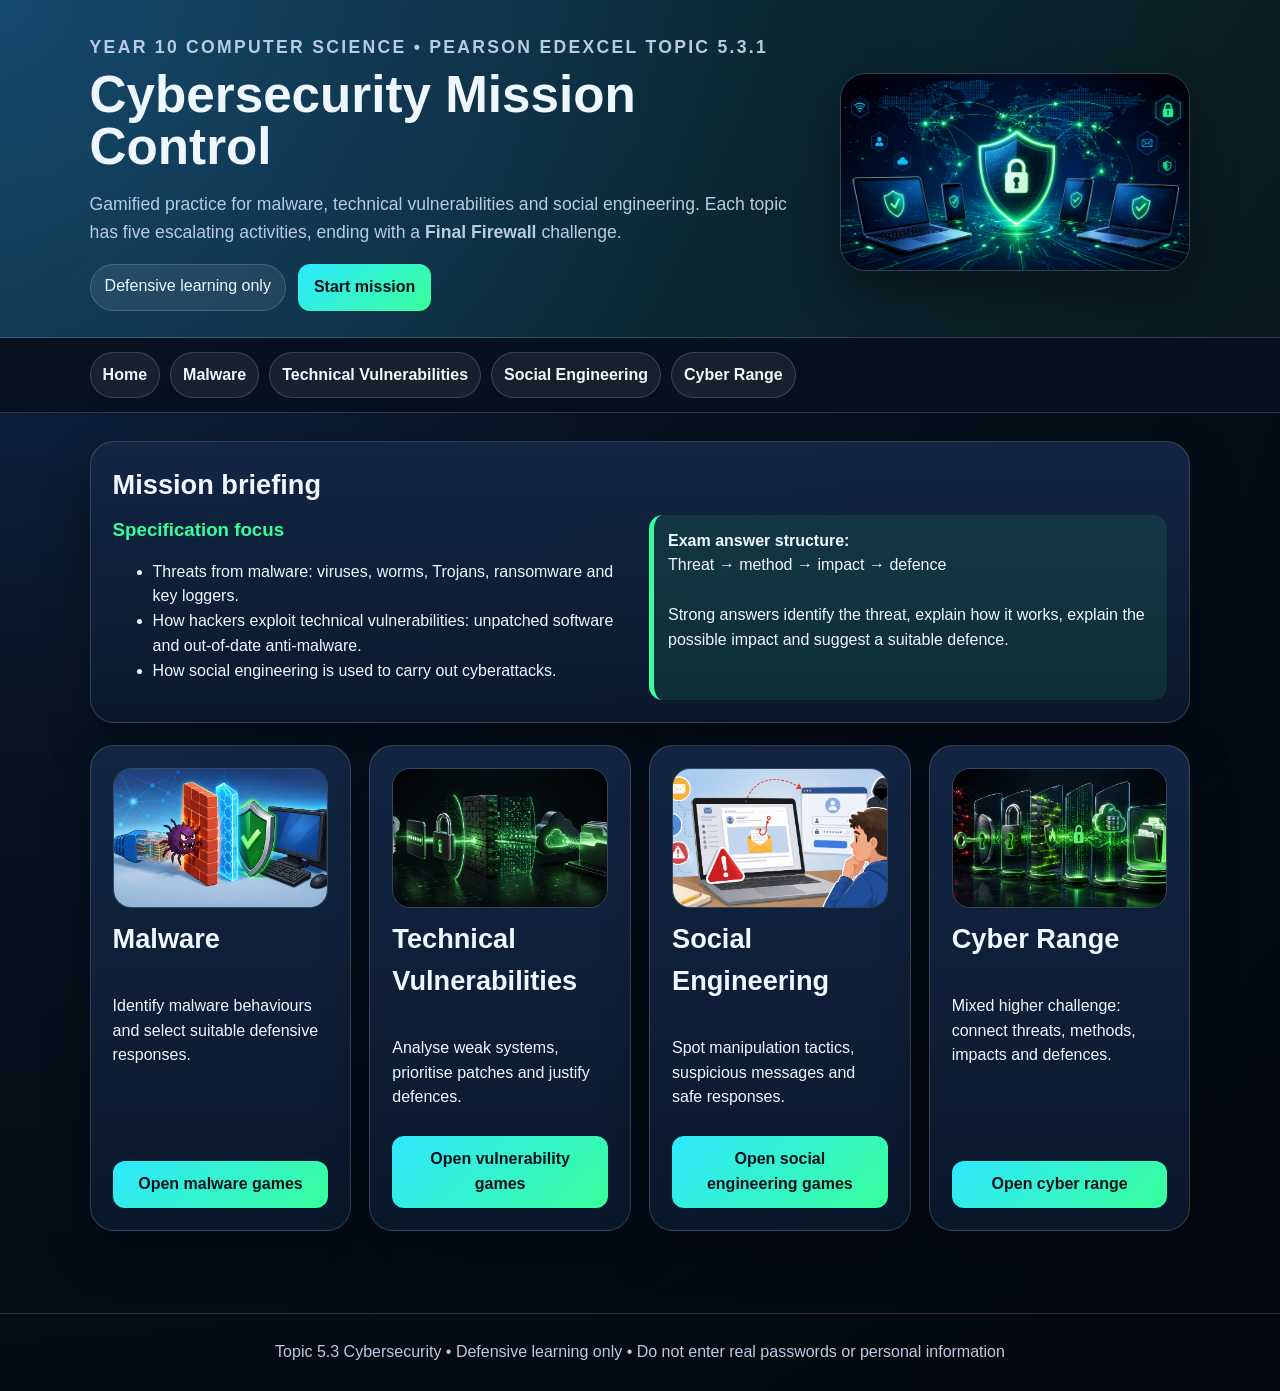
<file: index.html>
<!DOCTYPE html><html lang="en"><head><meta charset="UTF-8"><meta name="viewport" content="width=device-width,initial-scale=1.0"><title>Topic 5.3 Cybersecurity Mission Control</title><link rel="stylesheet" href="style.css"></head><body data-page="index">
<header class="hero"><div><p class="eyebrow">Year 10 Computer Science • Pearson Edexcel Topic 5.3.1</p><h1>Cybersecurity Mission Control</h1><p>Gamified practice for malware, technical vulnerabilities and social engineering. Each topic has five escalating activities, ending with a <strong>Final Firewall</strong> challenge.</p><div class="stats"><span>Defensive learning only</span><a class="button" href="malware.html">Start mission</a></div></div><img src="assets/cyber_shield.png" alt="Cybersecurity shield and devices"></header>
<nav class="topnav"><a href="index.html">Home</a><a href="malware.html">Malware</a><a href="vulnerabilities.html">Technical Vulnerabilities</a><a href="social_engineering.html">Social Engineering</a><a href="cyber_range.html">Cyber Range</a></nav>
<main>
<section class="card"><h2>Mission briefing</h2><div class="grid two"><div><h3>Specification focus</h3><ul><li>Threats from malware: viruses, worms, Trojans, ransomware and key loggers.</li><li>How hackers exploit technical vulnerabilities: unpatched software and out-of-date anti-malware.</li><li>How social engineering is used to carry out cyberattacks.</li></ul></div><div class="callout"><strong>Exam answer structure:</strong><br>Threat → method → impact → defence<br><br>Strong answers identify the threat, explain how it works, explain the possible impact and suggest a suitable defence.</div></div></section>
<section class="grid four">
  <article class="card topic-card"><img src="assets/malware_firewall.png" alt="Malware and firewall"><h2>Malware</h2><p>Identify malware behaviours and select suitable defensive responses.</p><a class="button" href="malware.html">Open malware games</a></article>
  <article class="card topic-card"><img src="assets/defence_layers.png" alt="Cyber defence layers"><h2>Technical Vulnerabilities</h2><p>Analyse weak systems, prioritise patches and justify defences.</p><a class="button" href="vulnerabilities.html">Open vulnerability games</a></article>
  <article class="card topic-card"><img src="assets/phishing.png" alt="Phishing message warning"><h2>Social Engineering</h2><p>Spot manipulation tactics, suspicious messages and safe responses.</p><a class="button" href="social_engineering.html">Open social engineering games</a></article>
  <article class="card topic-card"><img src="assets/layered_defence.png" alt="Layered cyber defence"><h2>Cyber Range</h2><p>Mixed higher challenge: connect threats, methods, impacts and defences.</p><a class="button" href="cyber_range.html">Open cyber range</a></article>
</section>
</main><footer class="footer">Topic 5.3 Cybersecurity • Defensive learning only • Do not enter real passwords or personal information</footer></body></html>
</file>
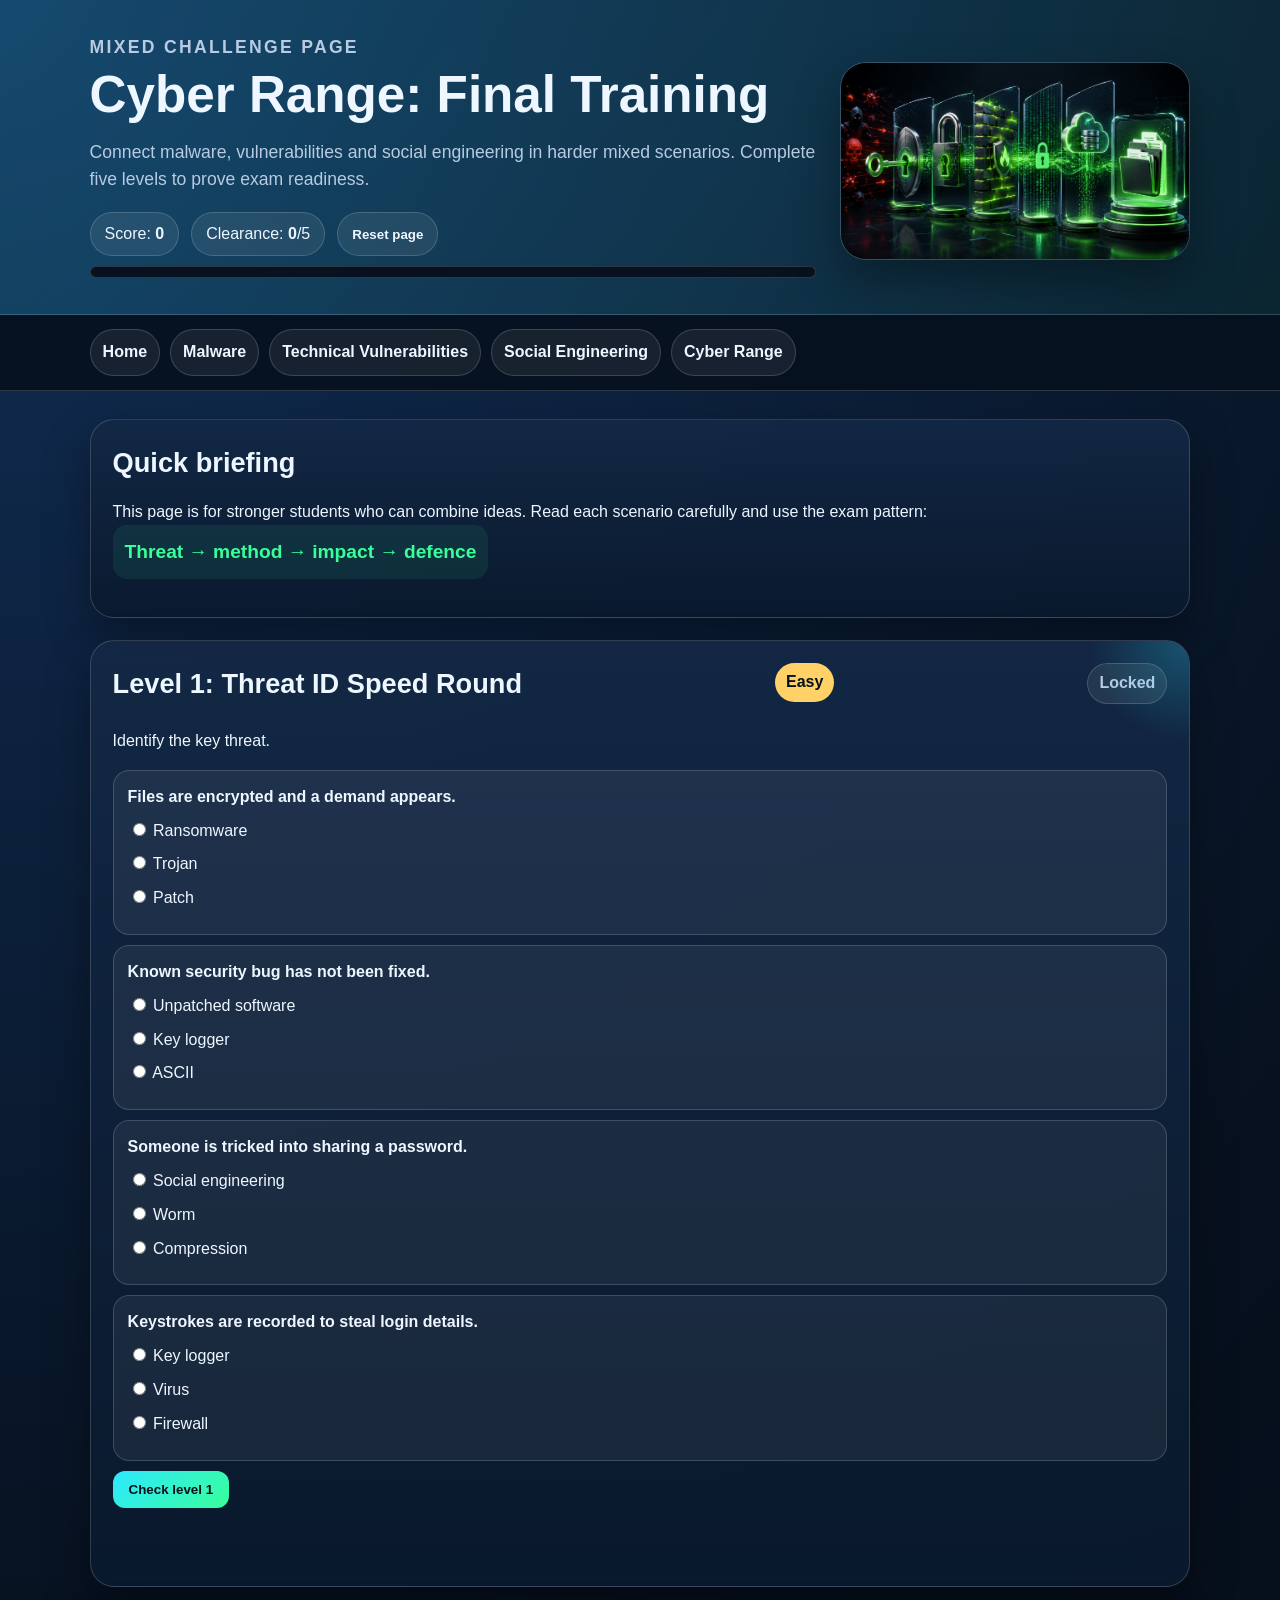
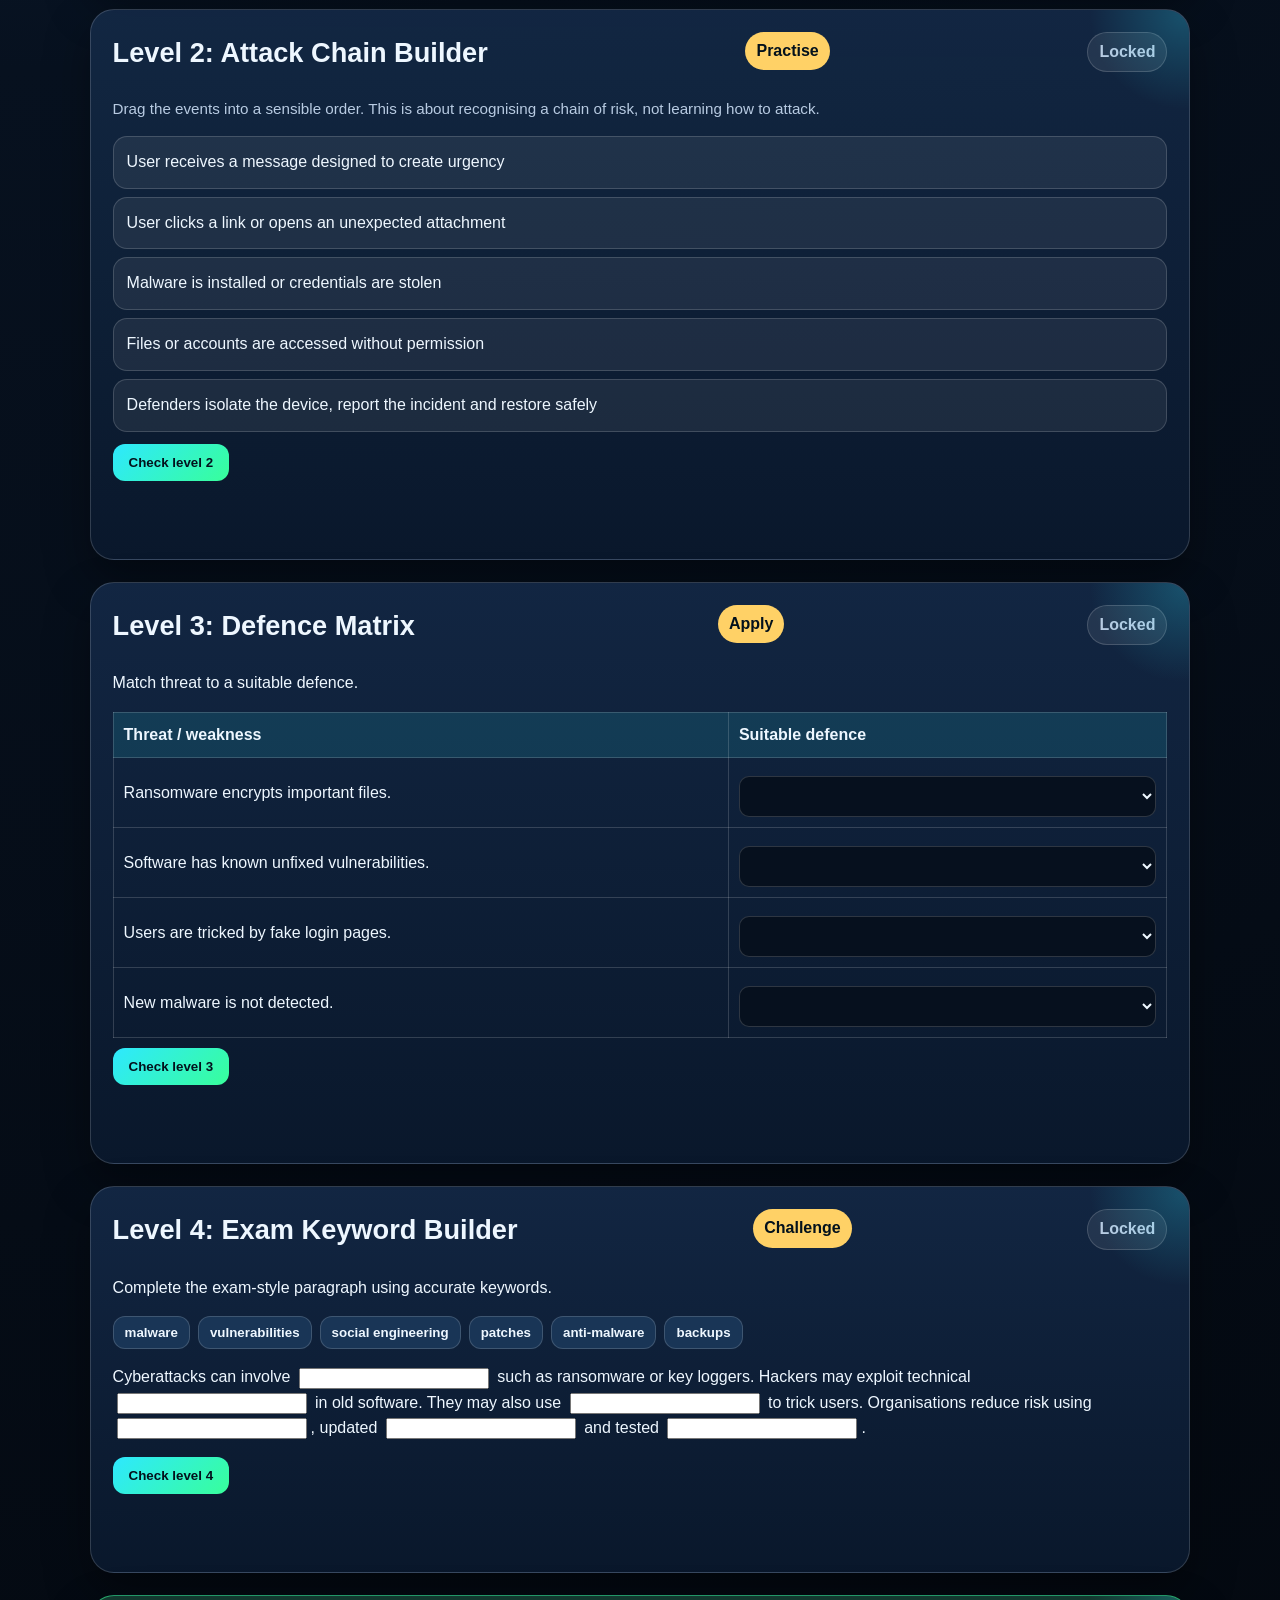
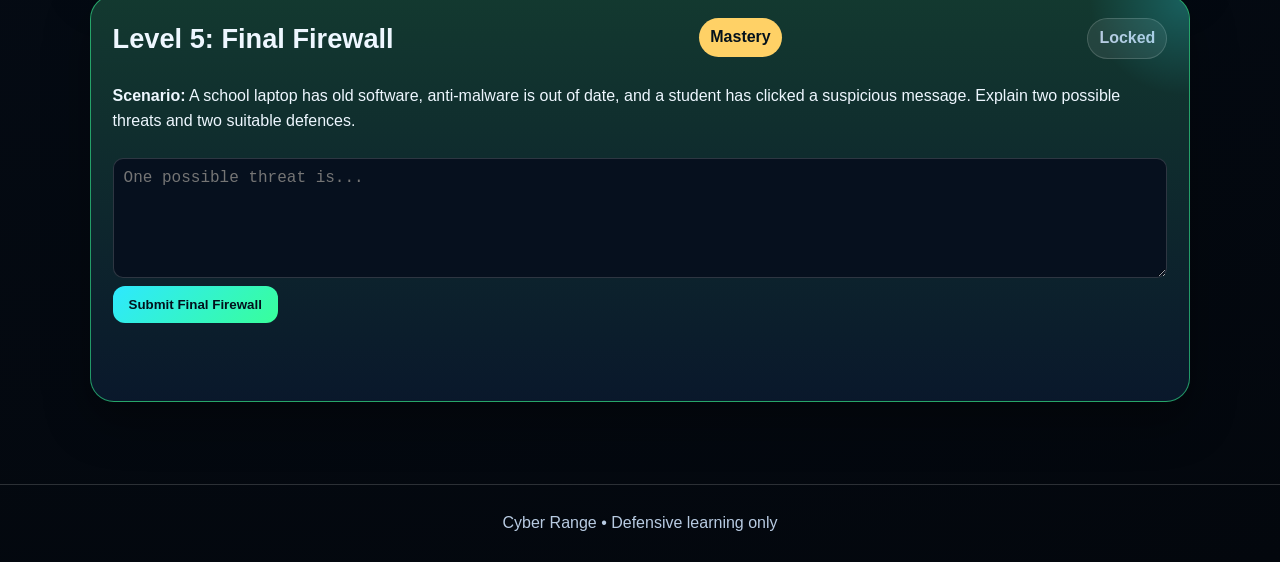
<file: cyber_range.html>
<!DOCTYPE html><html lang="en"><head><meta charset="UTF-8"><meta name="viewport" content="width=device-width,initial-scale=1.0"><title>Cyber Range Challenge • Topic 5.3</title><link rel="stylesheet" href="style.css"></head><body data-page="range">
<header class="hero"><div><p class="eyebrow">Mixed challenge page</p><h1>Cyber Range: Final Training</h1><p>Connect malware, vulnerabilities and social engineering in harder mixed scenarios. Complete five levels to prove exam readiness.</p><div class="stats"><span>Score: <strong data-score>0</strong></span><span>Clearance: <strong data-badges>0</strong>/5</span><button onclick="resetPage()">Reset page</button></div><div class="progress"><div data-progress></div></div></div><img src="assets/layered_defence.png" alt="Layered defence scene"></header>
<nav class="topnav"><a href="index.html">Home</a><a href="malware.html">Malware</a><a href="vulnerabilities.html">Technical Vulnerabilities</a><a href="social_engineering.html">Social Engineering</a><a href="cyber_range.html">Cyber Range</a></nav><main>
<section class="card"><h2>Quick briefing</h2><p>This page is for stronger students who can combine ideas. Read each scenario carefully and use the exam pattern: <span class="formula">Threat → method → impact → defence</span></p></section>
<section class="card level"><div class="section-head"><h2>Level 1: Threat ID Speed Round</h2><span class="level-tag">Easy</span><span class="badge" data-badge="r1">Locked</span></div><p>Identify the key threat.</p><div id="r-speed">
<div class="q"><strong>Files are encrypted and a demand appears.</strong><label><input type="radio" name="rs1" value="Ransomware" data-answer="Ransomware"> Ransomware</label><label><input type="radio" name="rs1" value="Trojan" data-answer="Ransomware"> Trojan</label><label><input type="radio" name="rs1" value="Patch" data-answer="Ransomware"> Patch</label></div>
<div class="q"><strong>Known security bug has not been fixed.</strong><label><input type="radio" name="rs2" value="Unpatched software" data-answer="Unpatched software"> Unpatched software</label><label><input type="radio" name="rs2" value="Key logger" data-answer="Unpatched software"> Key logger</label><label><input type="radio" name="rs2" value="ASCII" data-answer="Unpatched software"> ASCII</label></div>
<div class="q"><strong>Someone is tricked into sharing a password.</strong><label><input type="radio" name="rs3" value="Social engineering" data-answer="Social engineering"> Social engineering</label><label><input type="radio" name="rs3" value="Worm" data-answer="Social engineering"> Worm</label><label><input type="radio" name="rs3" value="Compression" data-answer="Social engineering"> Compression</label></div>
<div class="q"><strong>Keystrokes are recorded to steal login details.</strong><label><input type="radio" name="rs4" value="Key logger" data-answer="Key logger"> Key logger</label><label><input type="radio" name="rs4" value="Virus" data-answer="Key logger"> Virus</label><label><input type="radio" name="rs4" value="Firewall" data-answer="Key logger"> Firewall</label></div>
</div><button onclick="checkRadio('r-speed','fb-r1','r1')">Check level 1</button><p id="fb-r1" class="feedback"></p></section>
<section class="card level"><div class="section-head"><h2>Level 2: Attack Chain Builder</h2><span class="level-tag">Practise</span><span class="badge" data-badge="r2">Locked</span></div><p class="drag-hint">Drag the events into a sensible order. This is about recognising a chain of risk, not learning how to attack.</p><ol id="chain-order" class="draggable-list"><li draggable="true" data-rank="1">User receives a message designed to create urgency</li><li draggable="true" data-rank="2">User clicks a link or opens an unexpected attachment</li><li draggable="true" data-rank="3">Malware is installed or credentials are stolen</li><li draggable="true" data-rank="4">Files or accounts are accessed without permission</li><li draggable="true" data-rank="5">Defenders isolate the device, report the incident and restore safely</li></ol><button onclick="checkOrder('chain-order','fb-r2','r2')">Check level 2</button><p id="fb-r2" class="feedback"></p></section>
<section class="card level"><div class="section-head"><h2>Level 3: Defence Matrix</h2><span class="level-tag">Apply</span><span class="badge" data-badge="r3">Locked</span></div><p>Match threat to a suitable defence.</p><div id="r-matrix"><table class="matrix"><tr><th>Threat / weakness</th><th>Suitable defence</th></tr>
<tr><td>Ransomware encrypts important files.</td><td><select data-answer="Regular tested backups"><option></option><option>Regular tested backups</option><option>Ignore all updates</option><option>Share passwords</option></select></td></tr>
<tr><td>Software has known unfixed vulnerabilities.</td><td><select data-answer="Install patches"><option></option><option>Install patches</option><option>Disable security alerts</option><option>Use no backups</option></select></td></tr>
<tr><td>Users are tricked by fake login pages.</td><td><select data-answer="Training and verification"><option></option><option>Training and verification</option><option>Open all links</option><option>Remove all passwords</option></select></td></tr>
<tr><td>New malware is not detected.</td><td><select data-answer="Update anti-malware"><option></option><option>Update anti-malware</option><option>Turn off scans</option><option>Delete logs only</option></select></td></tr>
</table></div><button onclick="checkSelects('r-matrix','fb-r3','r3')">Check level 3</button><p id="fb-r3" class="feedback"></p></section>
<section class="card level"><div class="section-head"><h2>Level 4: Exam Keyword Builder</h2><span class="level-tag">Challenge</span><span class="badge" data-badge="r4">Locked</span></div><p>Complete the exam-style paragraph using accurate keywords.</p><div class="wordbank"><button onclick="putWord('malware')">malware</button><button onclick="putWord('vulnerabilities')">vulnerabilities</button><button onclick="putWord('social engineering')">social engineering</button><button onclick="putWord('patches')">patches</button><button onclick="putWord('anti-malware')">anti-malware</button><button onclick="putWord('backups')">backups</button></div><div id="r-fill" class="fill"><p>Cyberattacks can involve <input data-answer="malware"> such as ransomware or key loggers. Hackers may exploit technical <input data-answer="vulnerabilities"> in old software. They may also use <input data-answer="social engineering"> to trick users. Organisations reduce risk using <input data-answer="patches">, updated <input data-answer="anti-malware"> and tested <input data-answer="backups">.</p></div><button onclick="checkInputs('r-fill','fb-r4','r4')">Check level 4</button><p id="fb-r4" class="feedback"></p></section>
<section class="card level final"><div class="section-head"><h2>Level 5: Final Firewall</h2><span class="level-tag">Mastery</span><span class="badge" data-badge="r5">Locked</span></div><p><strong>Scenario:</strong> A school laptop has old software, anti-malware is out of date, and a student has clicked a suspicious message. Explain two possible threats and two suitable defences.</p><textarea id="r-written" placeholder="One possible threat is..."></textarea><button onclick="showChecklist('r-written','fb-r5','r5',55)">Submit Final Firewall</button><p id="fb-r5" class="feedback"></p><div id="fb-r5Checklist" class="hidden callout"><strong>Checklist:</strong> Include two threats, clear methods, possible impacts, and two justified defences. Strong answers use precise terms: ransomware, key logger, Trojan, unpatched software, out-of-date anti-malware, social engineering.</div></section>
</main><footer class="footer">Cyber Range • Defensive learning only</footer><script src="script.js"></script></body></html>
</file>
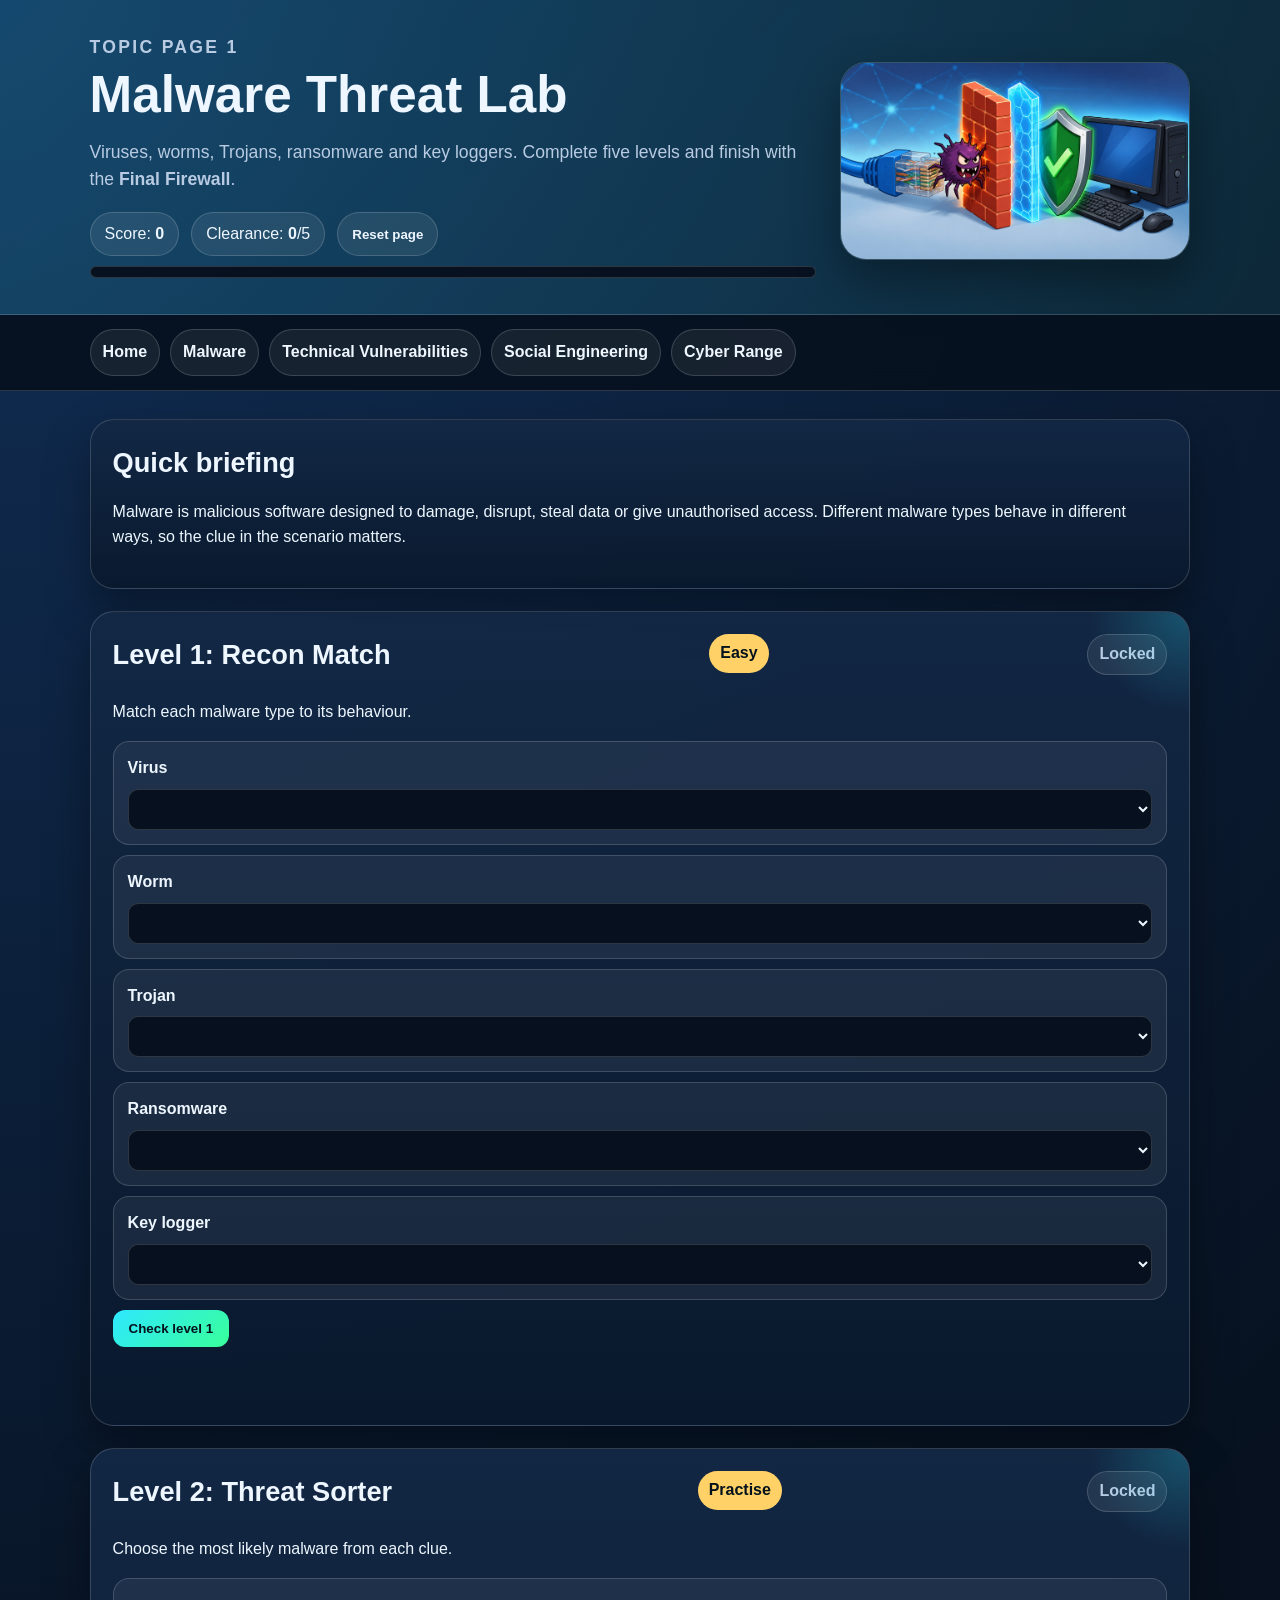
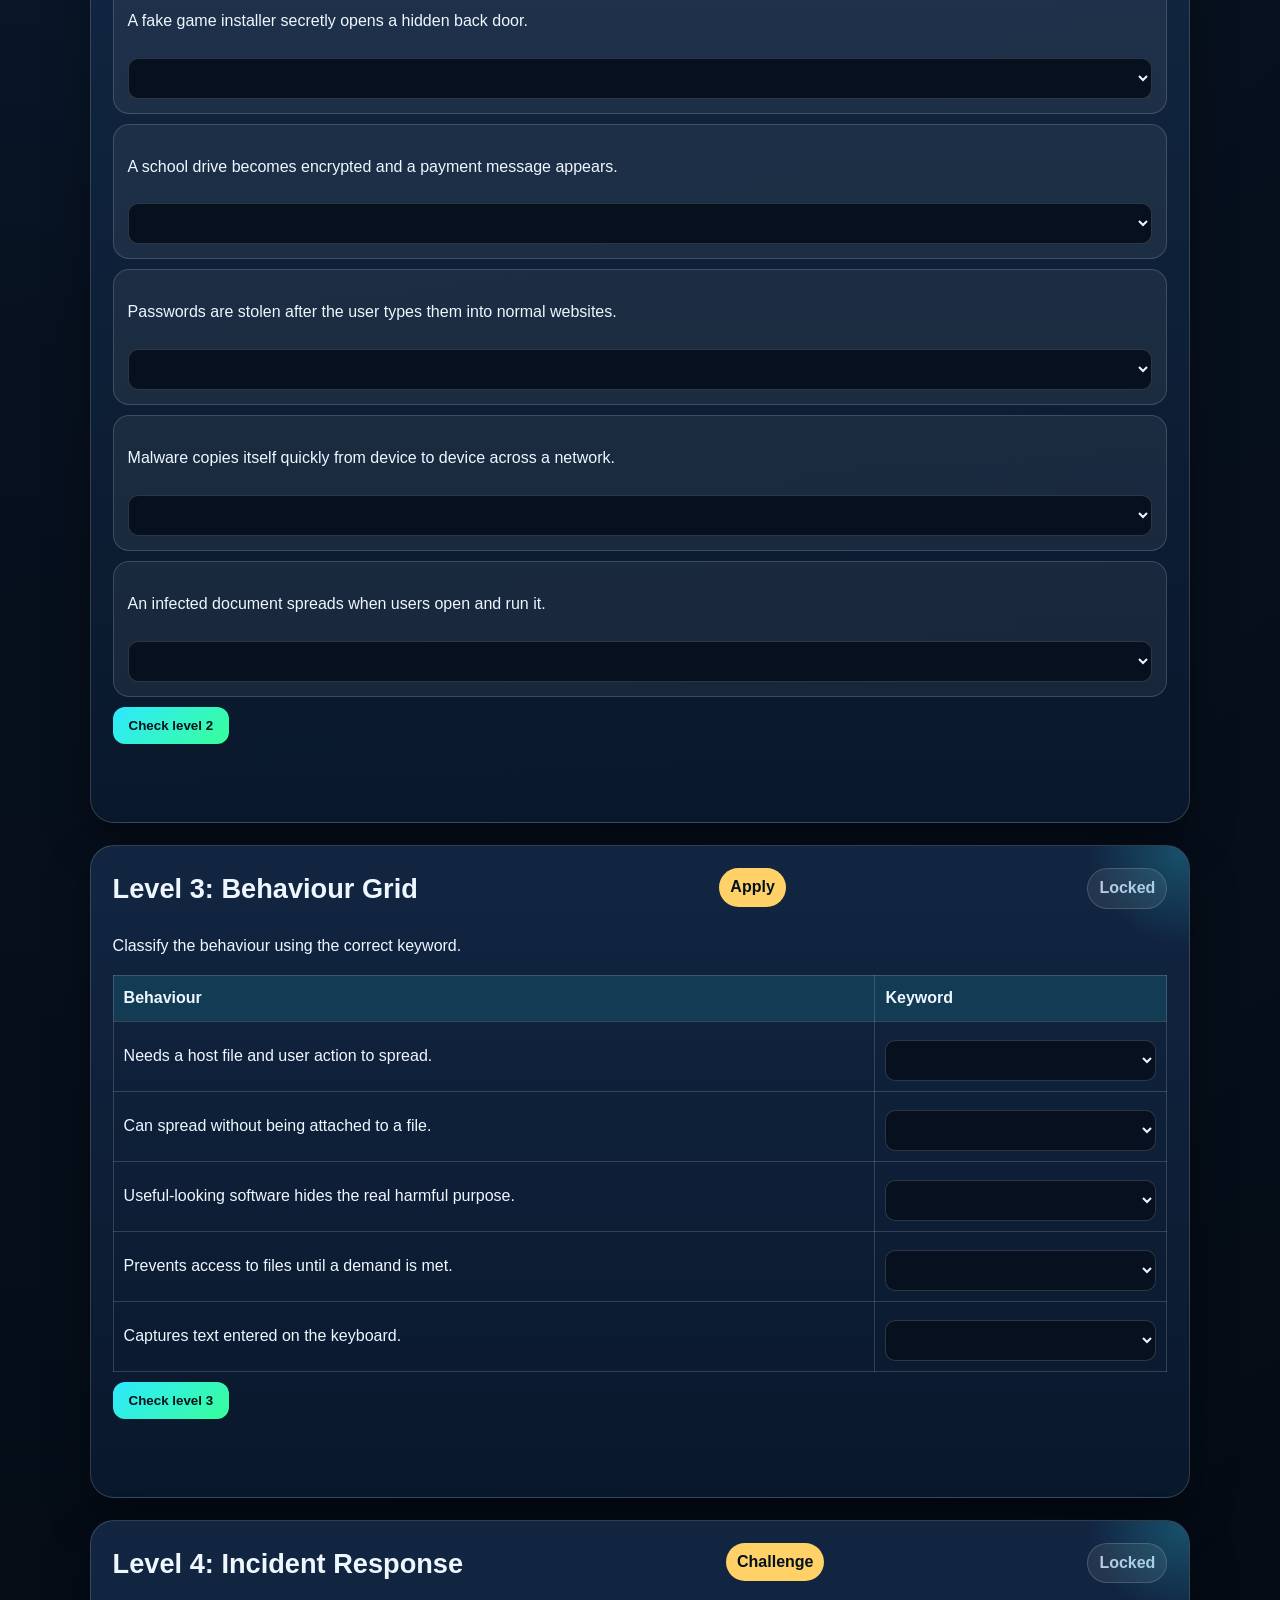
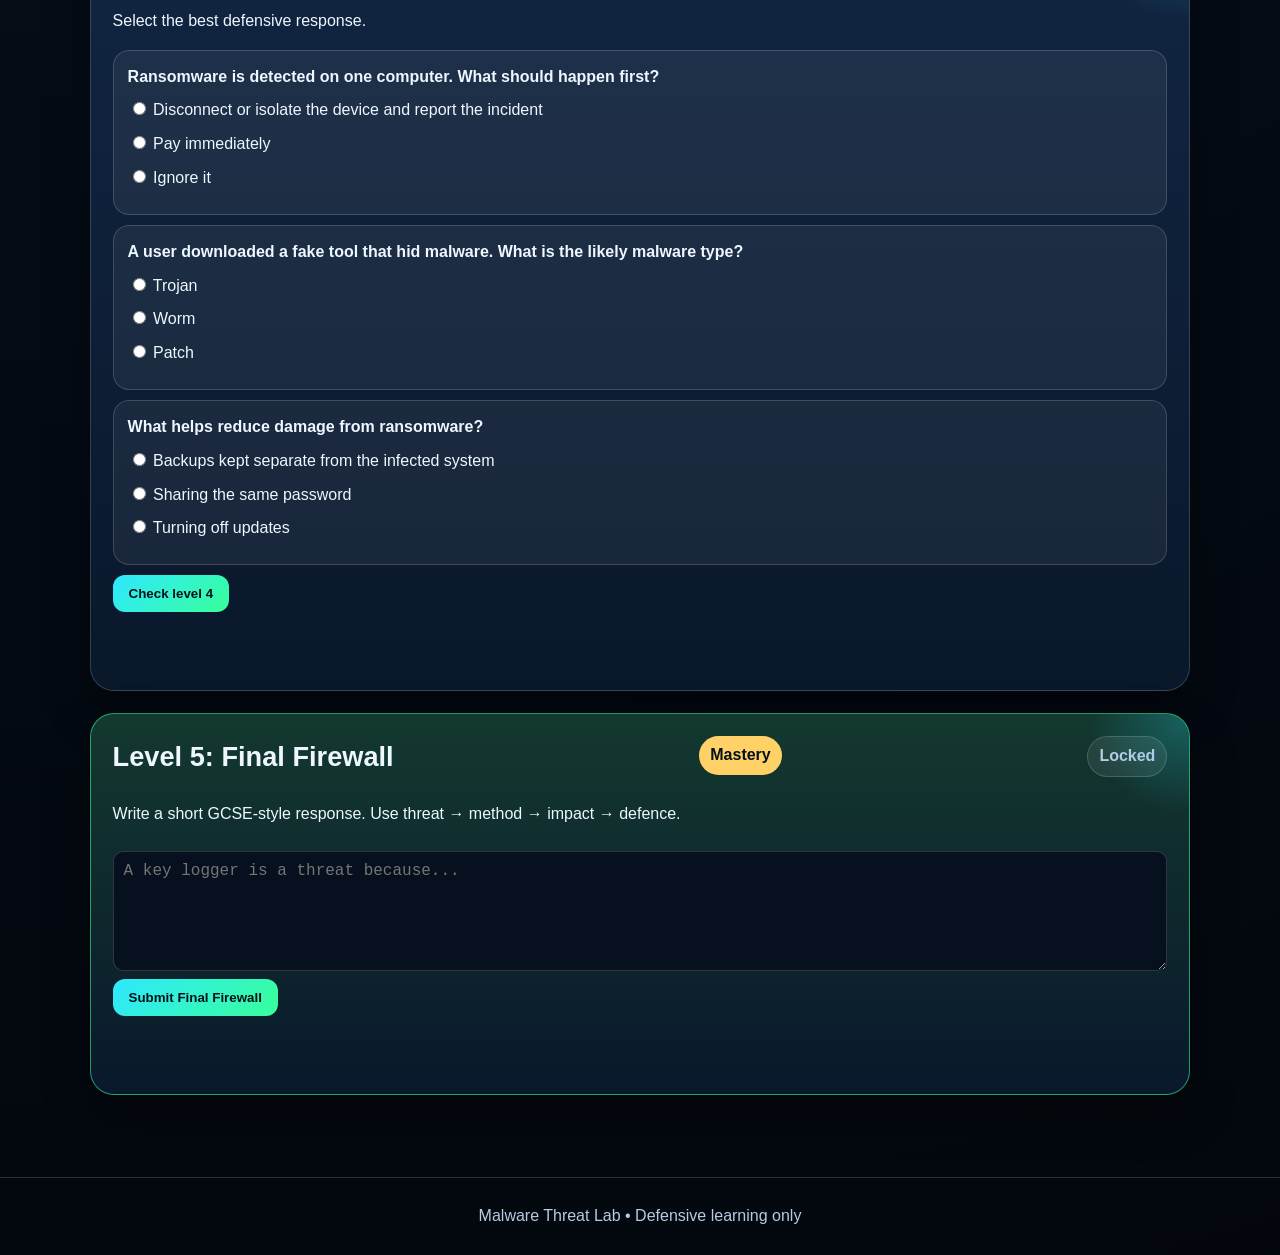
<file: malware.html>
<!DOCTYPE html><html lang="en"><head><meta charset="UTF-8"><meta name="viewport" content="width=device-width,initial-scale=1.0"><title>Malware Games • Topic 5.3</title><link rel="stylesheet" href="style.css"></head><body data-page="malware">
<header class="hero"><div><p class="eyebrow">Topic page 1</p><h1>Malware Threat Lab</h1><p>Viruses, worms, Trojans, ransomware and key loggers. Complete five levels and finish with the <strong>Final Firewall</strong>.</p><div class="stats"><span>Score: <strong data-score>0</strong></span><span>Clearance: <strong data-badges>0</strong>/5</span><button onclick="resetPage()">Reset page</button></div><div class="progress"><div data-progress></div></div></div><img src="assets/malware_firewall.png" alt="Malware blocked by firewall"></header>
<nav class="topnav"><a href="index.html">Home</a><a href="malware.html">Malware</a><a href="vulnerabilities.html">Technical Vulnerabilities</a><a href="social_engineering.html">Social Engineering</a><a href="cyber_range.html">Cyber Range</a></nav><main>
<section class="card"><h2>Quick briefing</h2><p>Malware is malicious software designed to damage, disrupt, steal data or give unauthorised access. Different malware types behave in different ways, so the clue in the scenario matters.</p></section>
<section class="card level"><div class="section-head"><h2>Level 1: Recon Match</h2><span class="level-tag">Easy</span><span class="badge" data-badge="m1">Locked</span></div><p>Match each malware type to its behaviour.</p><div id="malware-match" class="activity">
<div class="match-card"><strong>Virus</strong><select data-answer="Attaches to files or programs and spreads when the infected file runs"><option></option><option>Locks files and demands payment</option><option>Pretends to be useful software</option><option>Attaches to files or programs and spreads when the infected file runs</option><option>Records keystrokes</option><option>Self-replicates across networks</option></select></div>
<div class="match-card"><strong>Worm</strong><select data-answer="Self-replicates across networks"><option></option><option>Locks files and demands payment</option><option>Pretends to be useful software</option><option>Attaches to files or programs and spreads when the infected file runs</option><option>Records keystrokes</option><option>Self-replicates across networks</option></select></div>
<div class="match-card"><strong>Trojan</strong><select data-answer="Pretends to be useful software"><option></option><option>Locks files and demands payment</option><option>Pretends to be useful software</option><option>Attaches to files or programs and spreads when the infected file runs</option><option>Records keystrokes</option><option>Self-replicates across networks</option></select></div>
<div class="match-card"><strong>Ransomware</strong><select data-answer="Locks files and demands payment"><option></option><option>Locks files and demands payment</option><option>Pretends to be useful software</option><option>Attaches to files or programs and spreads when the infected file runs</option><option>Records keystrokes</option><option>Self-replicates across networks</option></select></div>
<div class="match-card"><strong>Key logger</strong><select data-answer="Records keystrokes"><option></option><option>Locks files and demands payment</option><option>Pretends to be useful software</option><option>Attaches to files or programs and spreads when the infected file runs</option><option>Records keystrokes</option><option>Self-replicates across networks</option></select></div>
</div><button onclick="checkSelects('malware-match','fb-m1','m1')">Check level 1</button><p id="fb-m1" class="feedback"></p></section>
<section class="card level"><div class="section-head"><h2>Level 2: Threat Sorter</h2><span class="level-tag">Practise</span><span class="badge" data-badge="m2">Locked</span></div><p>Choose the most likely malware from each clue.</p><div id="malware-scenarios">
<div class="scenario-card"><p>A fake game installer secretly opens a hidden back door.</p><select data-answer="Trojan"><option></option><option>Virus</option><option>Worm</option><option>Trojan</option><option>Ransomware</option><option>Key logger</option></select></div>
<div class="scenario-card"><p>A school drive becomes encrypted and a payment message appears.</p><select data-answer="Ransomware"><option></option><option>Virus</option><option>Worm</option><option>Trojan</option><option>Ransomware</option><option>Key logger</option></select></div>
<div class="scenario-card"><p>Passwords are stolen after the user types them into normal websites.</p><select data-answer="Key logger"><option></option><option>Virus</option><option>Worm</option><option>Trojan</option><option>Ransomware</option><option>Key logger</option></select></div>
<div class="scenario-card"><p>Malware copies itself quickly from device to device across a network.</p><select data-answer="Worm"><option></option><option>Virus</option><option>Worm</option><option>Trojan</option><option>Ransomware</option><option>Key logger</option></select></div>
<div class="scenario-card"><p>An infected document spreads when users open and run it.</p><select data-answer="Virus"><option></option><option>Virus</option><option>Worm</option><option>Trojan</option><option>Ransomware</option><option>Key logger</option></select></div>
</div><button onclick="checkSelects('malware-scenarios','fb-m2','m2')">Check level 2</button><p id="fb-m2" class="feedback"></p></section>
<section class="card level"><div class="section-head"><h2>Level 3: Behaviour Grid</h2><span class="level-tag">Apply</span><span class="badge" data-badge="m3">Locked</span></div><p>Classify the behaviour using the correct keyword.</p><div id="behaviour-grid"><table class="matrix"><tr><th>Behaviour</th><th>Keyword</th></tr>
<tr><td>Needs a host file and user action to spread.</td><td><select data-answer="Virus"><option></option><option>Virus</option><option>Worm</option><option>Ransomware</option><option>Key logger</option></select></td></tr>
<tr><td>Can spread without being attached to a file.</td><td><select data-answer="Worm"><option></option><option>Virus</option><option>Worm</option><option>Ransomware</option><option>Key logger</option></select></td></tr>
<tr><td>Useful-looking software hides the real harmful purpose.</td><td><select data-answer="Trojan"><option></option><option>Trojan</option><option>Patch</option><option>Firewall</option><option>Backup</option></select></td></tr>
<tr><td>Prevents access to files until a demand is met.</td><td><select data-answer="Ransomware"><option></option><option>Virus</option><option>Trojan</option><option>Ransomware</option><option>Key logger</option></select></td></tr>
<tr><td>Captures text entered on the keyboard.</td><td><select data-answer="Key logger"><option></option><option>Worm</option><option>Key logger</option><option>Virus</option><option>Patch</option></select></td></tr>
</table></div><button onclick="checkSelects('behaviour-grid','fb-m3','m3')">Check level 3</button><p id="fb-m3" class="feedback"></p></section>
<section class="card level"><div class="section-head"><h2>Level 4: Incident Response</h2><span class="level-tag">Challenge</span><span class="badge" data-badge="m4">Locked</span></div><p>Select the best defensive response.</p><div id="malware-response">
<div class="q"><strong>Ransomware is detected on one computer. What should happen first?</strong><label><input type="radio" name="mr1" value="Disconnect or isolate the device and report the incident" data-answer="Disconnect or isolate the device and report the incident"> Disconnect or isolate the device and report the incident</label><label><input type="radio" name="mr1" value="Pay immediately" data-answer="Disconnect or isolate the device and report the incident"> Pay immediately</label><label><input type="radio" name="mr1" value="Ignore it" data-answer="Disconnect or isolate the device and report the incident"> Ignore it</label></div>
<div class="q"><strong>A user downloaded a fake tool that hid malware. What is the likely malware type?</strong><label><input type="radio" name="mr2" value="Trojan" data-answer="Trojan"> Trojan</label><label><input type="radio" name="mr2" value="Worm" data-answer="Trojan"> Worm</label><label><input type="radio" name="mr2" value="Patch" data-answer="Trojan"> Patch</label></div>
<div class="q"><strong>What helps reduce damage from ransomware?</strong><label><input type="radio" name="mr3" value="Backups kept separate from the infected system" data-answer="Backups kept separate from the infected system"> Backups kept separate from the infected system</label><label><input type="radio" name="mr3" value="Sharing the same password" data-answer="Backups kept separate from the infected system"> Sharing the same password</label><label><input type="radio" name="mr3" value="Turning off updates" data-answer="Backups kept separate from the infected system"> Turning off updates</label></div>
</div><button onclick="checkRadio('malware-response','fb-m4','m4')">Check level 4</button><p id="fb-m4" class="feedback"></p></section>
<section class="card level final"><div class="section-head"><h2>Level 5: Final Firewall</h2><span class="level-tag">Mastery</span><span class="badge" data-badge="m5">Locked</span></div><p>Write a short GCSE-style response. Use threat → method → impact → defence.</p><textarea id="malware-written" placeholder="A key logger is a threat because..."></textarea><button onclick="showChecklist('malware-written','fb-m5','m5',35)">Submit Final Firewall</button><p id="fb-m5" class="feedback"></p><div id="fb-m5Checklist" class="hidden callout"><strong>Checklist:</strong> Did you identify the malware? Explain how it works? Explain the impact? Give a defence such as anti-malware, updates, access control or user training?</div></section>
</main><footer class="footer">Malware Threat Lab • Defensive learning only</footer><script src="script.js"></script></body></html>
</file>
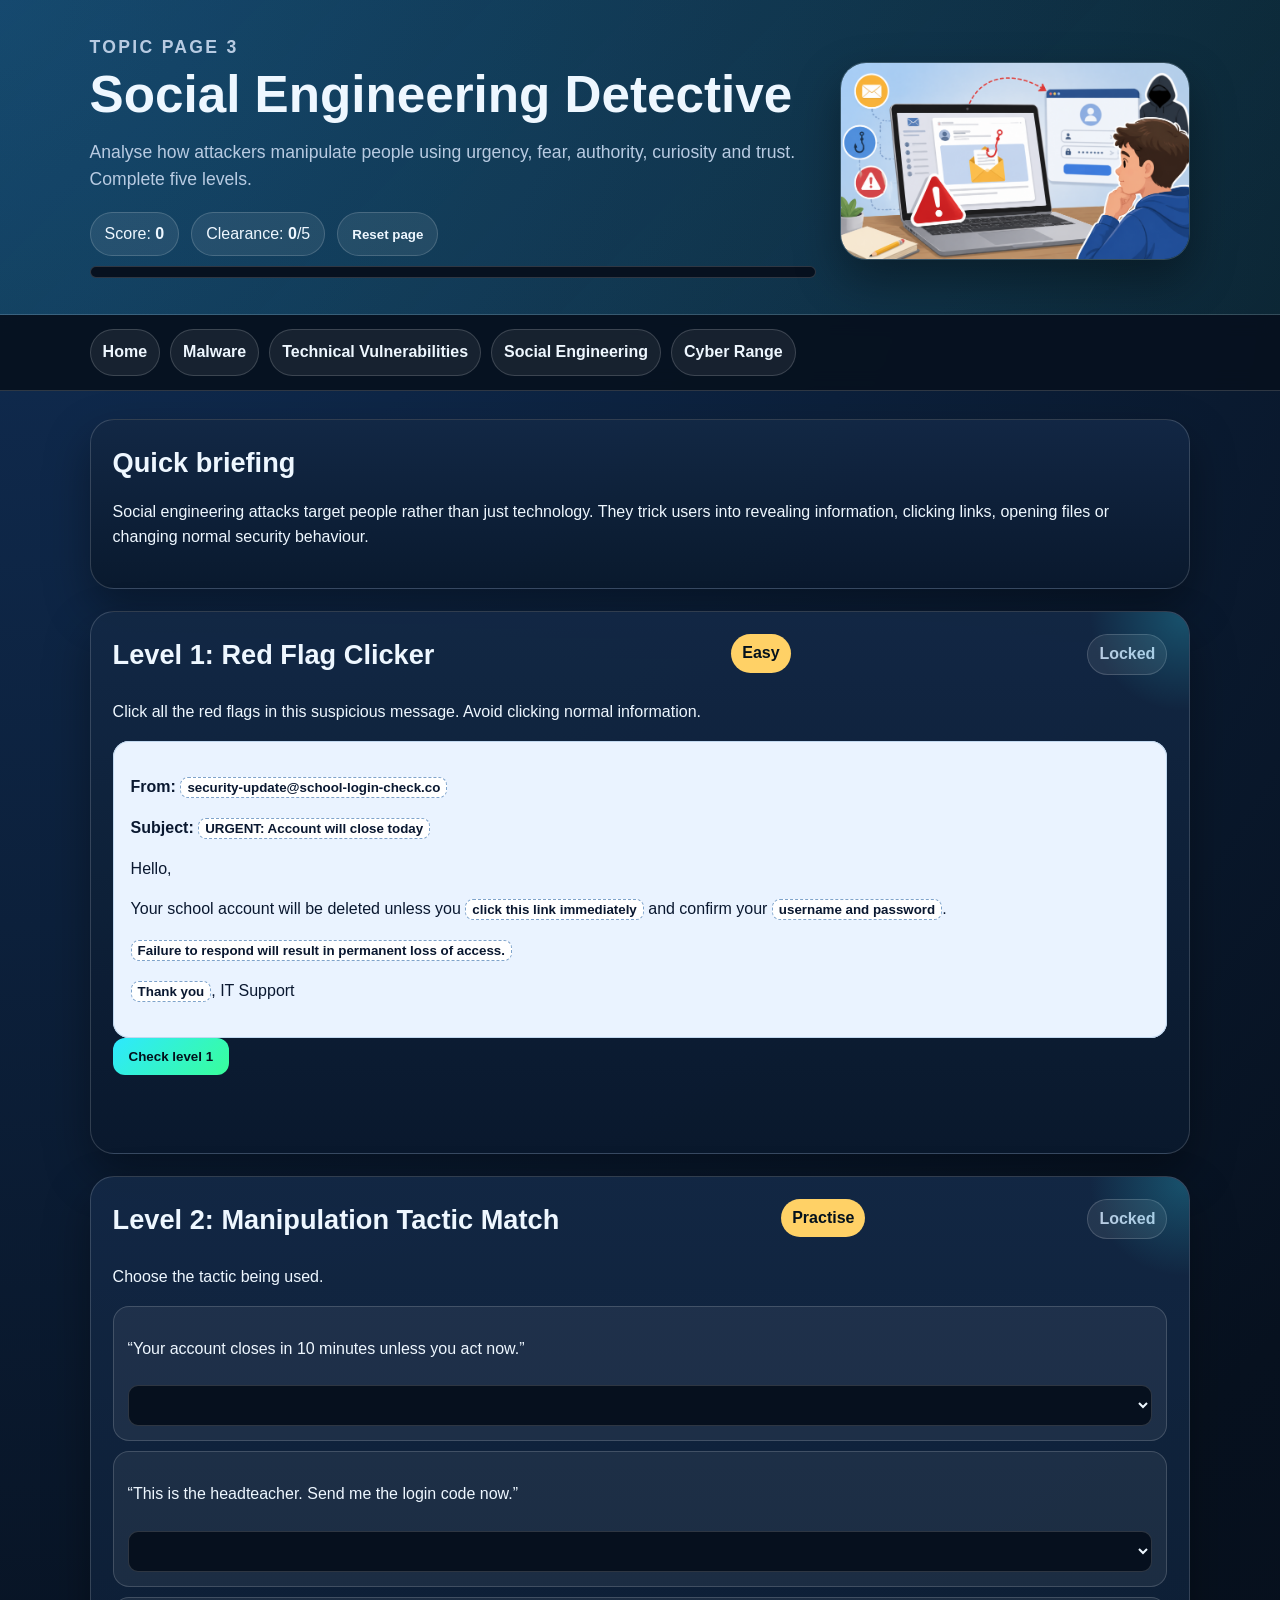
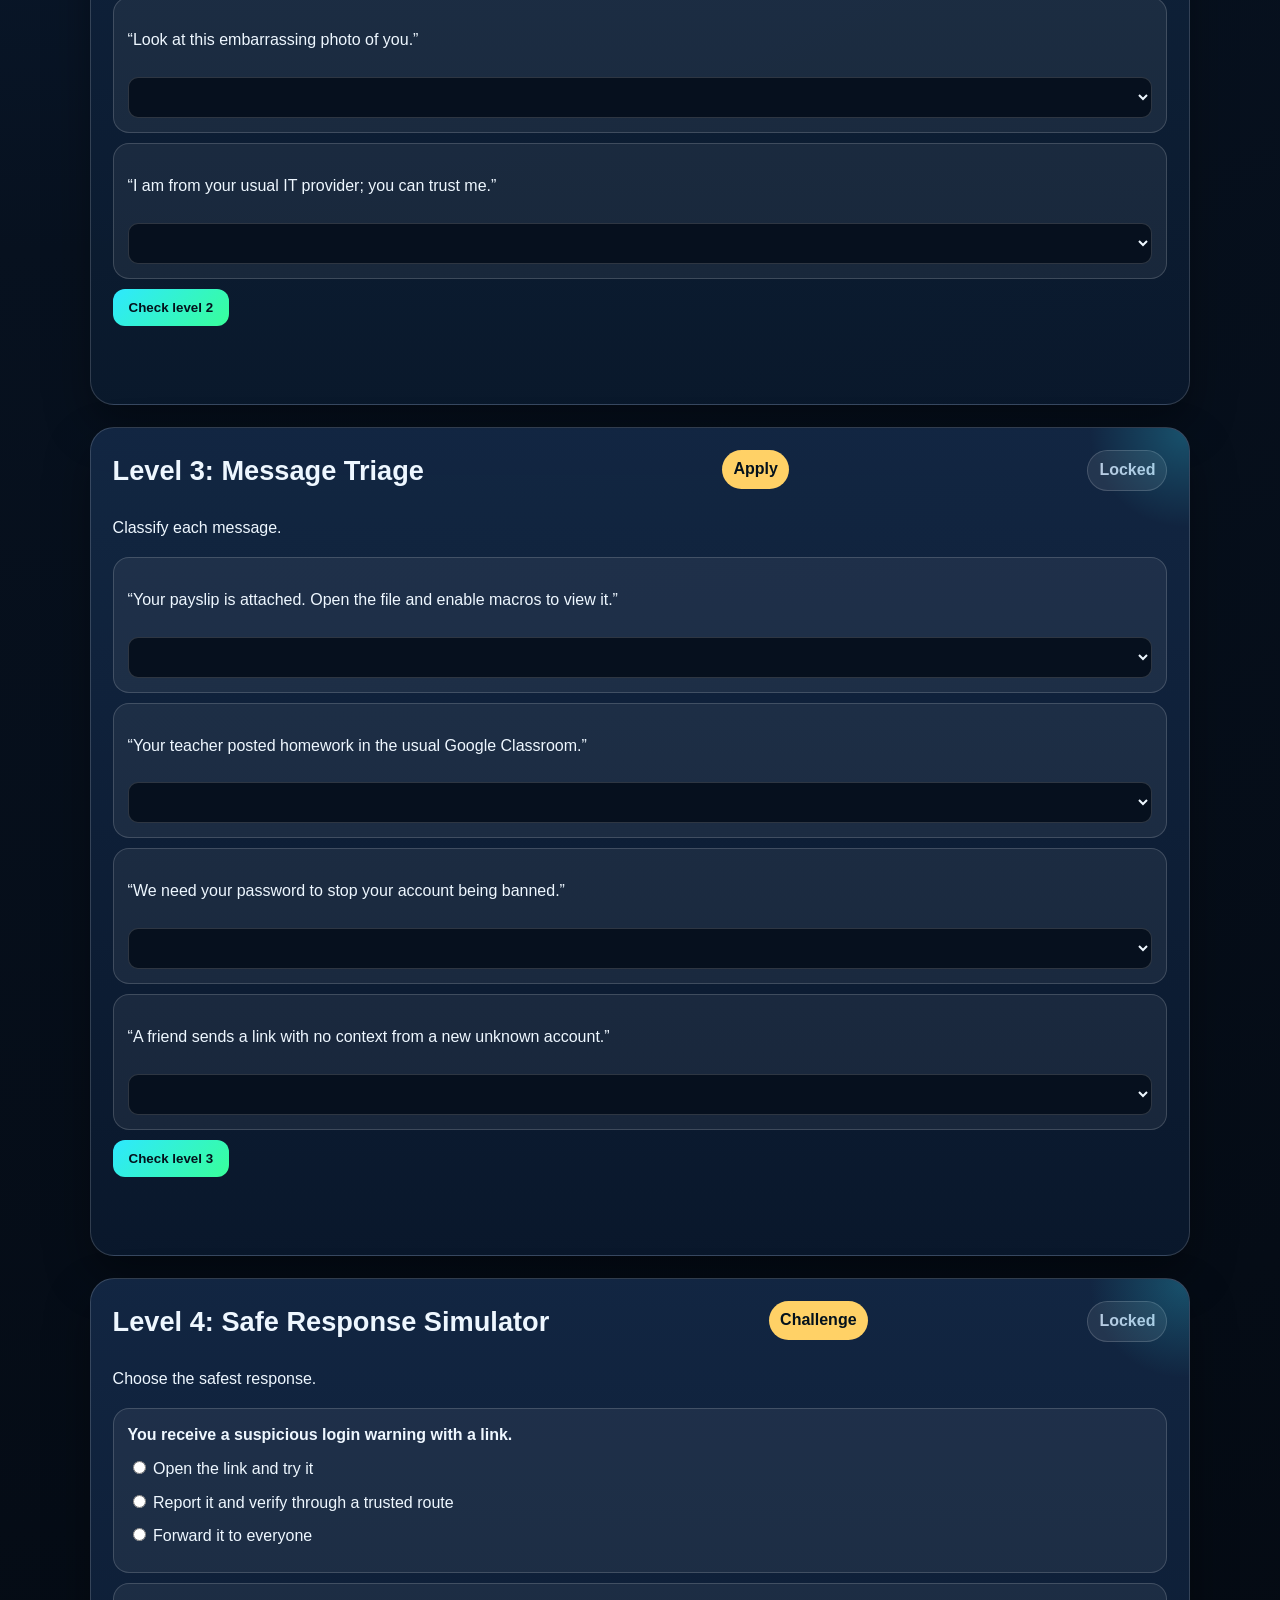
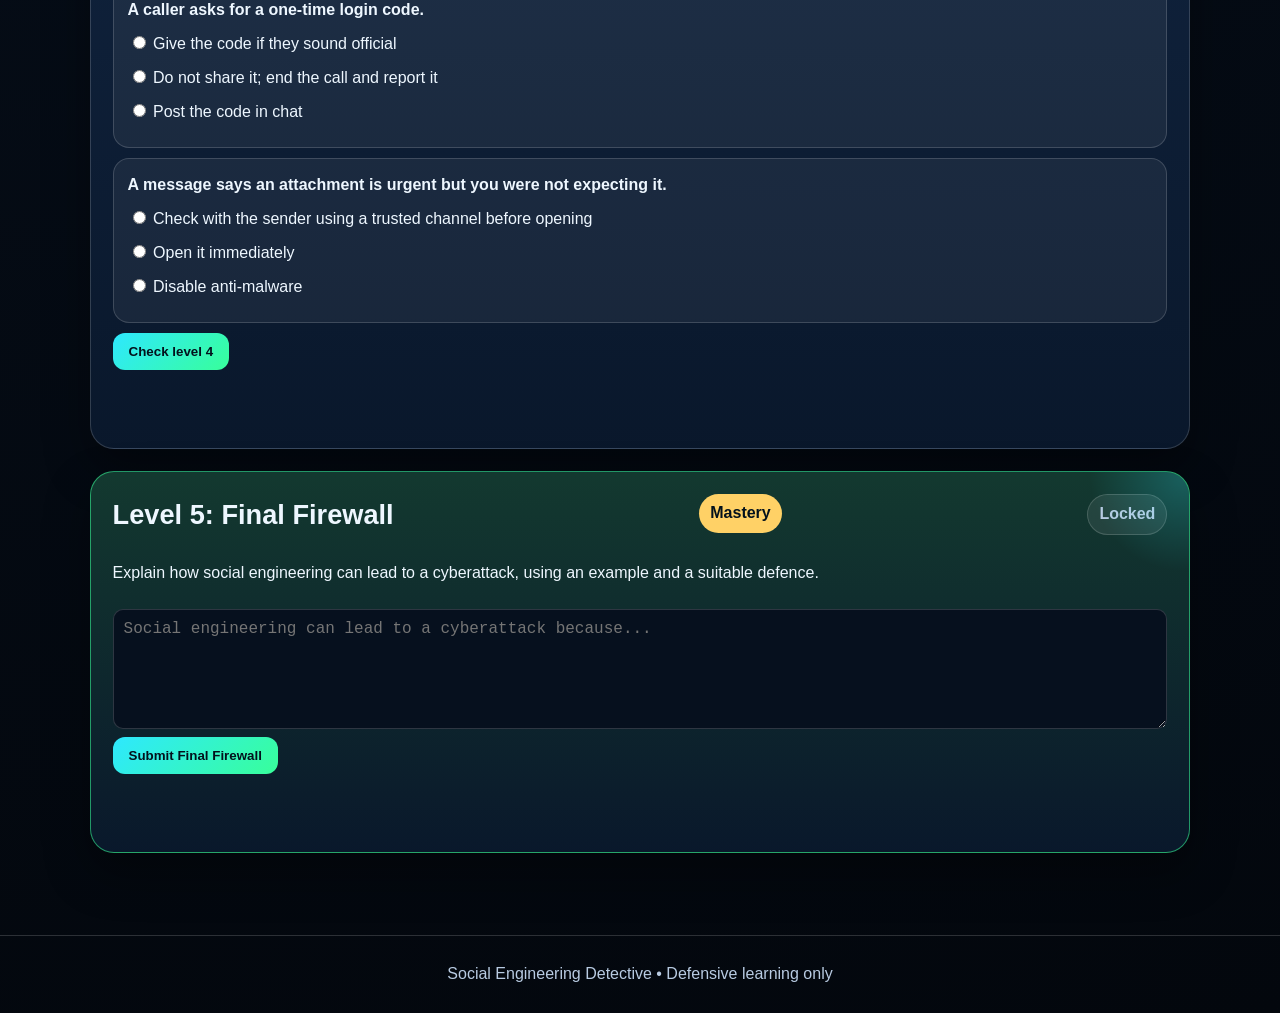
<file: social_engineering.html>
<!DOCTYPE html><html lang="en"><head><meta charset="UTF-8"><meta name="viewport" content="width=device-width,initial-scale=1.0"><title>Social Engineering Games • Topic 5.3</title><link rel="stylesheet" href="style.css"></head><body data-page="social">
<header class="hero"><div><p class="eyebrow">Topic page 3</p><h1>Social Engineering Detective</h1><p>Analyse how attackers manipulate people using urgency, fear, authority, curiosity and trust. Complete five levels.</p><div class="stats"><span>Score: <strong data-score>0</strong></span><span>Clearance: <strong data-badges>0</strong>/5</span><button onclick="resetPage()">Reset page</button></div><div class="progress"><div data-progress></div></div></div><img src="assets/phishing.png" alt="Phishing email warning"></header>
<nav class="topnav"><a href="index.html">Home</a><a href="malware.html">Malware</a><a href="vulnerabilities.html">Technical Vulnerabilities</a><a href="social_engineering.html">Social Engineering</a><a href="cyber_range.html">Cyber Range</a></nav><main>
<section class="card"><h2>Quick briefing</h2><p>Social engineering attacks target people rather than just technology. They trick users into revealing information, clicking links, opening files or changing normal security behaviour.</p></section>
<section class="card level"><div class="section-head"><h2>Level 1: Red Flag Clicker</h2><span class="level-tag">Easy</span><span class="badge" data-badge="s1">Locked</span></div><p>Click all the red flags in this suspicious message. Avoid clicking normal information.</p><div id="s-flags" class="email-box"><p><strong>From:</strong> <button class="click-flag" data-ok="1">security-update@school-login-check.co</button></p><p><strong>Subject:</strong> <button class="click-flag" data-ok="1">URGENT: Account will close today</button></p><p>Hello,</p><p>Your school account will be deleted unless you <button class="click-flag" data-ok="1">click this link immediately</button> and confirm your <button class="click-flag" data-ok="1">username and password</button>.</p><p><button class="click-flag" data-ok="1">Failure to respond will result in permanent loss of access.</button></p><p><button class="click-flag" data-ok="0">Thank you</button>, IT Support</p></div><button onclick="checkFlags('s-flags','fb-s1','s1')">Check level 1</button><p id="fb-s1" class="feedback"></p></section>
<section class="card level"><div class="section-head"><h2>Level 2: Manipulation Tactic Match</h2><span class="level-tag">Practise</span><span class="badge" data-badge="s2">Locked</span></div><p>Choose the tactic being used.</p><div id="s-tactics">
<div class="scenario-card"><p>“Your account closes in 10 minutes unless you act now.”</p><select data-answer="Urgency"><option></option><option>Urgency</option><option>Curiosity</option><option>Authority</option><option>Trust</option></select></div>
<div class="scenario-card"><p>“This is the headteacher. Send me the login code now.”</p><select data-answer="Authority"><option></option><option>Urgency</option><option>Curiosity</option><option>Authority</option><option>Trust</option></select></div>
<div class="scenario-card"><p>“Look at this embarrassing photo of you.”</p><select data-answer="Curiosity"><option></option><option>Urgency</option><option>Curiosity</option><option>Authority</option><option>Trust</option></select></div>
<div class="scenario-card"><p>“I am from your usual IT provider; you can trust me.”</p><select data-answer="Trust"><option></option><option>Urgency</option><option>Curiosity</option><option>Authority</option><option>Trust</option></select></div>
</div><button onclick="checkSelects('s-tactics','fb-s2','s2')">Check level 2</button><p id="fb-s2" class="feedback"></p></section>
<section class="card level"><div class="section-head"><h2>Level 3: Message Triage</h2><span class="level-tag">Apply</span><span class="badge" data-badge="s3">Locked</span></div><p>Classify each message.</p><div id="s-triage">
<div class="scenario-card"><p>“Your payslip is attached. Open the file and enable macros to view it.”</p><select data-answer="Suspicious"><option></option><option>Likely safe</option><option>Suspicious</option><option>Not enough information</option></select></div>
<div class="scenario-card"><p>“Your teacher posted homework in the usual Google Classroom.”</p><select data-answer="Likely safe"><option></option><option>Likely safe</option><option>Suspicious</option><option>Not enough information</option></select></div>
<div class="scenario-card"><p>“We need your password to stop your account being banned.”</p><select data-answer="Suspicious"><option></option><option>Likely safe</option><option>Suspicious</option><option>Not enough information</option></select></div>
<div class="scenario-card"><p>“A friend sends a link with no context from a new unknown account.”</p><select data-answer="Suspicious"><option></option><option>Likely safe</option><option>Suspicious</option><option>Not enough information</option></select></div>
</div><button onclick="checkSelects('s-triage','fb-s3','s3')">Check level 3</button><p id="fb-s3" class="feedback"></p></section>
<section class="card level"><div class="section-head"><h2>Level 4: Safe Response Simulator</h2><span class="level-tag">Challenge</span><span class="badge" data-badge="s4">Locked</span></div><p>Choose the safest response.</p><div id="s-response">
<div class="q"><strong>You receive a suspicious login warning with a link.</strong><label><input type="radio" name="sr1" value="Open the link and try it" data-answer="Report it and verify through a trusted route"> Open the link and try it</label><label><input type="radio" name="sr1" value="Report it and verify through a trusted route" data-answer="Report it and verify through a trusted route"> Report it and verify through a trusted route</label><label><input type="radio" name="sr1" value="Forward it to everyone" data-answer="Report it and verify through a trusted route"> Forward it to everyone</label></div>
<div class="q"><strong>A caller asks for a one-time login code.</strong><label><input type="radio" name="sr2" value="Give the code if they sound official" data-answer="Do not share it; end the call and report it"> Give the code if they sound official</label><label><input type="radio" name="sr2" value="Do not share it; end the call and report it" data-answer="Do not share it; end the call and report it"> Do not share it; end the call and report it</label><label><input type="radio" name="sr2" value="Post the code in chat" data-answer="Do not share it; end the call and report it"> Post the code in chat</label></div>
<div class="q"><strong>A message says an attachment is urgent but you were not expecting it.</strong><label><input type="radio" name="sr3" value="Check with the sender using a trusted channel before opening" data-answer="Check with the sender using a trusted channel before opening"> Check with the sender using a trusted channel before opening</label><label><input type="radio" name="sr3" value="Open it immediately" data-answer="Check with the sender using a trusted channel before opening"> Open it immediately</label><label><input type="radio" name="sr3" value="Disable anti-malware" data-answer="Check with the sender using a trusted channel before opening"> Disable anti-malware</label></div>
</div><button onclick="checkRadio('s-response','fb-s4','s4')">Check level 4</button><p id="fb-s4" class="feedback"></p></section>
<section class="card level final"><div class="section-head"><h2>Level 5: Final Firewall</h2><span class="level-tag">Mastery</span><span class="badge" data-badge="s5">Locked</span></div><p>Explain how social engineering can lead to a cyberattack, using an example and a suitable defence.</p><textarea id="s-written" placeholder="Social engineering can lead to a cyberattack because..."></textarea><button onclick="showChecklist('s-written','fb-s5','s5',40)">Submit Final Firewall</button><p id="fb-s5" class="feedback"></p><div id="fb-s5Checklist" class="hidden callout"><strong>Checklist:</strong> Include the manipulation tactic, what the user might do, the impact and a defence such as reporting, verification, training or not sharing credentials.</div></section>
</main><footer class="footer">Social Engineering Detective • Defensive learning only</footer><script src="script.js"></script></body></html>
</file>
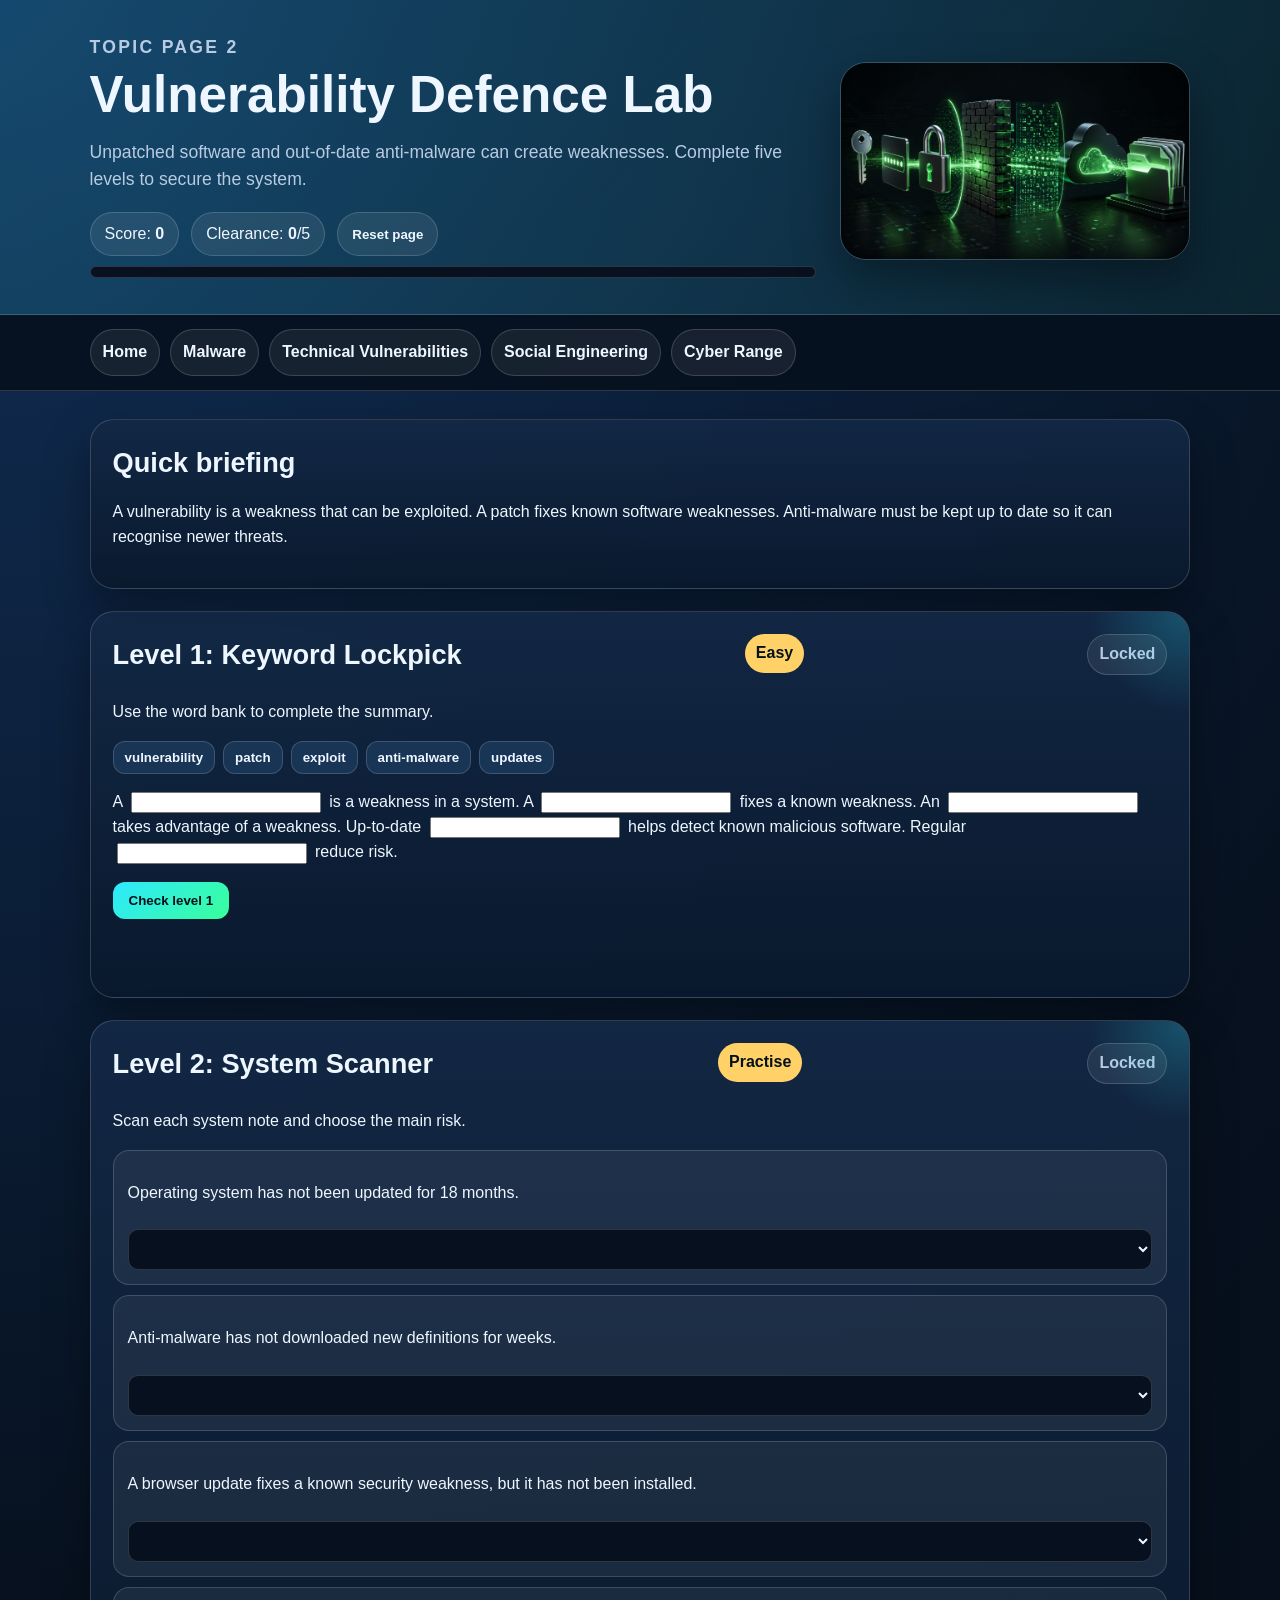
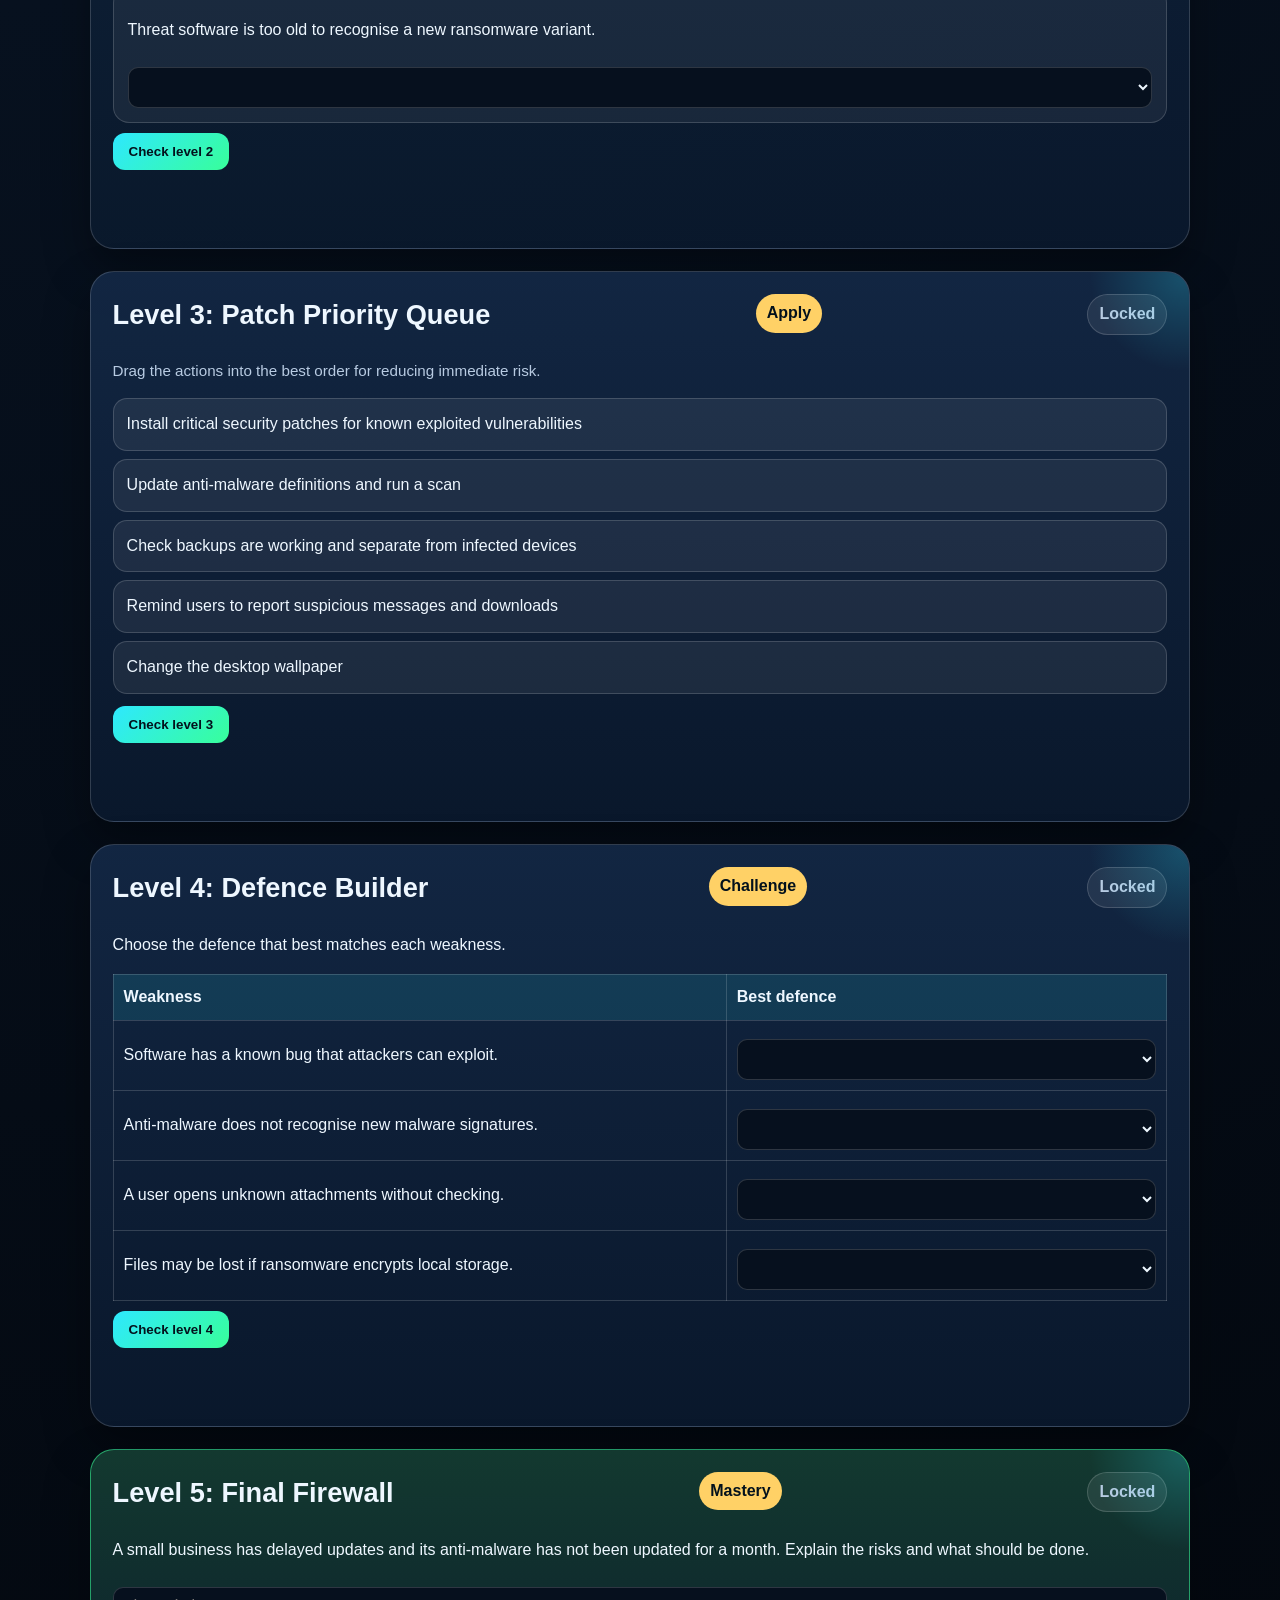
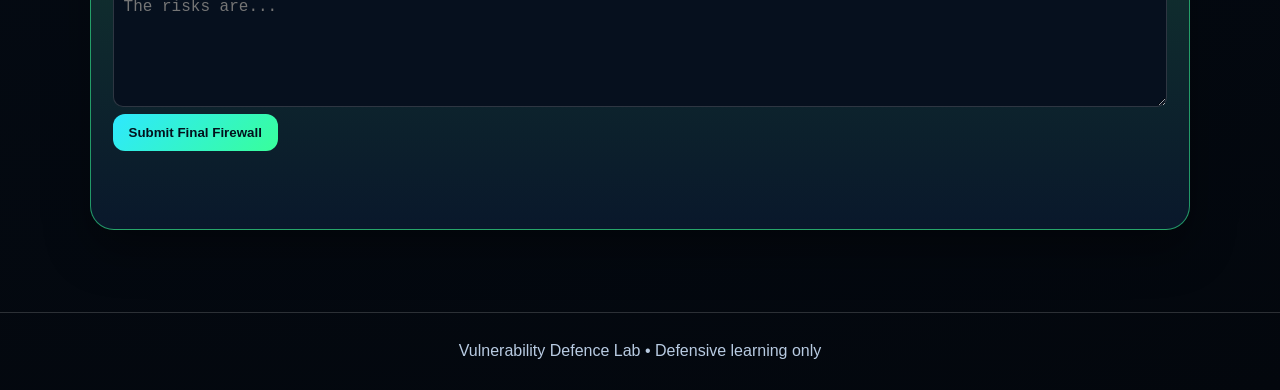
<file: vulnerabilities.html>
<!DOCTYPE html><html lang="en"><head><meta charset="UTF-8"><meta name="viewport" content="width=device-width,initial-scale=1.0"><title>Technical Vulnerability Games • Topic 5.3</title><link rel="stylesheet" href="style.css"></head><body data-page="vulnerabilities">
<header class="hero"><div><p class="eyebrow">Topic page 2</p><h1>Vulnerability Defence Lab</h1><p>Unpatched software and out-of-date anti-malware can create weaknesses. Complete five levels to secure the system.</p><div class="stats"><span>Score: <strong data-score>0</strong></span><span>Clearance: <strong data-badges>0</strong>/5</span><button onclick="resetPage()">Reset page</button></div><div class="progress"><div data-progress></div></div></div><img src="assets/defence_layers.png" alt="Cyber defence layers"></header>
<nav class="topnav"><a href="index.html">Home</a><a href="malware.html">Malware</a><a href="vulnerabilities.html">Technical Vulnerabilities</a><a href="social_engineering.html">Social Engineering</a><a href="cyber_range.html">Cyber Range</a></nav><main>
<section class="card"><h2>Quick briefing</h2><p>A vulnerability is a weakness that can be exploited. A patch fixes known software weaknesses. Anti-malware must be kept up to date so it can recognise newer threats.</p></section>
<section class="card level"><div class="section-head"><h2>Level 1: Keyword Lockpick</h2><span class="level-tag">Easy</span><span class="badge" data-badge="v1">Locked</span></div><p>Use the word bank to complete the summary.</p><div class="wordbank"><button onclick="putWord('vulnerability')">vulnerability</button><button onclick="putWord('patch')">patch</button><button onclick="putWord('exploit')">exploit</button><button onclick="putWord('anti-malware')">anti-malware</button><button onclick="putWord('updates')">updates</button></div><div id="v-fill" class="fill"><p>A <input data-answer="vulnerability"> is a weakness in a system. A <input data-answer="patch"> fixes a known weakness. An <input data-answer="exploit"> takes advantage of a weakness. Up-to-date <input data-answer="anti-malware"> helps detect known malicious software. Regular <input data-answer="updates"> reduce risk.</p></div><button onclick="checkInputs('v-fill','fb-v1','v1')">Check level 1</button><p id="fb-v1" class="feedback"></p></section>
<section class="card level"><div class="section-head"><h2>Level 2: System Scanner</h2><span class="level-tag">Practise</span><span class="badge" data-badge="v2">Locked</span></div><p>Scan each system note and choose the main risk.</p><div id="v-scan">
<div class="scenario-card"><p>Operating system has not been updated for 18 months.</p><select data-answer="Unpatched software"><option></option><option>Unpatched software</option><option>Out-of-date anti-malware</option><option>Strong password</option><option>Current backup</option></select></div>
<div class="scenario-card"><p>Anti-malware has not downloaded new definitions for weeks.</p><select data-answer="Out-of-date anti-malware"><option></option><option>Unpatched software</option><option>Out-of-date anti-malware</option><option>Encrypted backup</option><option>Two-factor authentication</option></select></div>
<div class="scenario-card"><p>A browser update fixes a known security weakness, but it has not been installed.</p><select data-answer="Unpatched software"><option></option><option>Unpatched software</option><option>Social engineering</option><option>Strong firewall</option><option>Physical damage</option></select></div>
<div class="scenario-card"><p>Threat software is too old to recognise a new ransomware variant.</p><select data-answer="Out-of-date anti-malware"><option></option><option>Unpatched software</option><option>Out-of-date anti-malware</option><option>Backup rotation</option><option>File compression</option></select></div>
</div><button onclick="checkSelects('v-scan','fb-v2','v2')">Check level 2</button><p id="fb-v2" class="feedback"></p></section>
<section class="card level"><div class="section-head"><h2>Level 3: Patch Priority Queue</h2><span class="level-tag">Apply</span><span class="badge" data-badge="v3">Locked</span></div><p class="drag-hint">Drag the actions into the best order for reducing immediate risk.</p><ol id="patch-order" class="draggable-list"><li draggable="true" data-rank="1">Install critical security patches for known exploited vulnerabilities</li><li draggable="true" data-rank="2">Update anti-malware definitions and run a scan</li><li draggable="true" data-rank="3">Check backups are working and separate from infected devices</li><li draggable="true" data-rank="4">Remind users to report suspicious messages and downloads</li><li draggable="true" data-rank="5">Change the desktop wallpaper</li></ol><button onclick="checkOrder('patch-order','fb-v3','v3')">Check level 3</button><p id="fb-v3" class="feedback"></p></section>
<section class="card level"><div class="section-head"><h2>Level 4: Defence Builder</h2><span class="level-tag">Challenge</span><span class="badge" data-badge="v4">Locked</span></div><p>Choose the defence that best matches each weakness.</p><div id="v-defence"><table class="matrix"><tr><th>Weakness</th><th>Best defence</th></tr>
<tr><td>Software has a known bug that attackers can exploit.</td><td><select data-answer="Install security patch"><option></option><option>Install security patch</option><option>Turn off backups</option><option>Share passwords</option></select></td></tr>
<tr><td>Anti-malware does not recognise new malware signatures.</td><td><select data-answer="Update anti-malware definitions"><option></option><option>Update anti-malware definitions</option><option>Use weaker passwords</option><option>Ignore alerts</option></select></td></tr>
<tr><td>A user opens unknown attachments without checking.</td><td><select data-answer="User training and reporting process"><option></option><option>User training and reporting process</option><option>Delete every file</option><option>Stop using patches</option></select></td></tr>
<tr><td>Files may be lost if ransomware encrypts local storage.</td><td><select data-answer="Regular tested backups"><option></option><option>Regular tested backups</option><option>Out-of-date anti-malware</option><option>Uninstall updates</option></select></td></tr>
</table></div><button onclick="checkSelects('v-defence','fb-v4','v4')">Check level 4</button><p id="fb-v4" class="feedback"></p></section>
<section class="card level final"><div class="section-head"><h2>Level 5: Final Firewall</h2><span class="level-tag">Mastery</span><span class="badge" data-badge="v5">Locked</span></div><p>A small business has delayed updates and its anti-malware has not been updated for a month. Explain the risks and what should be done.</p><textarea id="v-written" placeholder="The risks are..."></textarea><button onclick="showChecklist('v-written','fb-v5','v5',40)">Submit Final Firewall</button><p id="fb-v5" class="feedback"></p><div id="fb-v5Checklist" class="hidden callout"><strong>Checklist:</strong> Mention unpatched software, out-of-date anti-malware, exploitation of known vulnerabilities, possible malware infection and suitable defences.</div></section>
</main><footer class="footer">Vulnerability Defence Lab • Defensive learning only</footer><script src="script.js"></script></body></html>
</file>
<file: style.css>
:root{
  --bg:#07111f;
  --panel:#0f1d33;
  --panel2:#132845;
  --text:#eef7ff;
  --muted:#b8cbe2;
  --cyan:#2ee8ff;
  --green:#38ff9a;
  --yellow:#ffd166;
  --red:#ff5c7a;
  --purple:#a78bfa;
  --border:rgba(255,255,255,.16);
  --shadow:0 20px 45px rgba(0,0,0,.35);
}
*{box-sizing:border-box}
body{margin:0;background:radial-gradient(circle at top left,#112f57 0,#07111f 42%,#03070d 100%);color:var(--text);font-family:Arial,Helvetica,sans-serif;line-height:1.55}
a{color:inherit}
header.hero{display:grid;grid-template-columns:1.35fr .65fr;gap:24px;align-items:center;padding:34px 7vw 26px;border-bottom:1px solid var(--border);background:linear-gradient(135deg,rgba(46,232,255,.14),rgba(56,255,154,.06));}
.hero img{width:100%;max-height:320px;object-fit:cover;border-radius:26px;border:1px solid var(--border);box-shadow:var(--shadow)}
.eyebrow{text-transform:uppercase;letter-spacing:.13em;color:var(--green);font-weight:800;font-size:.85rem;margin:0 0 8px}
h1{font-size:clamp(2rem,4vw,4rem);line-height:1.02;margin:0 0 12px}
.hero p{font-size:1.1rem;color:var(--muted);max-width:900px}.hero .stats{display:flex;gap:12px;flex-wrap:wrap;margin-top:18px}.pill,.stats span,.stats button{background:rgba(255,255,255,.08);border:1px solid var(--border);border-radius:999px;padding:9px 14px;color:var(--text)}button,.button{cursor:pointer;background:linear-gradient(135deg,var(--cyan),var(--green));color:#03111c;border:0;border-radius:12px;padding:11px 16px;font-weight:800;text-decoration:none;display:inline-block}button.secondary{background:#182a43;color:var(--text);border:1px solid var(--border)}button:hover,.button:hover{filter:brightness(1.12)}
nav.topnav{display:flex;gap:10px;flex-wrap:wrap;padding:14px 7vw;position:sticky;top:0;z-index:20;background:rgba(7,17,31,.94);backdrop-filter:blur(10px);border-bottom:1px solid var(--border)}
nav.topnav a{padding:10px 12px;border:1px solid var(--border);border-radius:999px;text-decoration:none;background:rgba(255,255,255,.07);font-weight:700}nav.topnav a:hover{background:rgba(46,232,255,.18)}
main{padding:28px 7vw 60px;max-width:1500px;margin:auto}.grid{display:grid;gap:18px}.grid.two{grid-template-columns:repeat(2,minmax(0,1fr))}.grid.three{grid-template-columns:repeat(3,minmax(0,1fr))}.grid.four{grid-template-columns:repeat(4,minmax(0,1fr))}
.card{background:linear-gradient(180deg,rgba(19,40,69,.94),rgba(10,25,45,.94));border:1px solid var(--border);border-radius:24px;padding:22px;box-shadow:var(--shadow);margin-bottom:22px}.card h2{margin:0 0 8px;font-size:1.7rem}.card h3{margin:0 0 8px;color:var(--green)}.intro-card{min-height:100%}.callout{background:rgba(56,255,154,.09);border-left:5px solid var(--green);padding:14px;border-radius:14px}.warning{background:rgba(255,209,102,.12);border-left:5px solid var(--yellow);padding:14px;border-radius:14px}.danger{background:rgba(255,92,122,.11);border-left:5px solid var(--red);padding:14px;border-radius:14px}
.topic-card{display:flex;flex-direction:column;gap:10px;min-height:250px}.topic-card img{width:100%;height:140px;object-fit:cover;border-radius:18px;border:1px solid var(--border)}.topic-card .button{margin-top:auto;text-align:center}
.level{position:relative;overflow:hidden}.level::before{content:"";position:absolute;right:-90px;top:-90px;width:190px;height:190px;background:radial-gradient(circle,rgba(46,232,255,.22),transparent 70%);}.section-head{display:flex;justify-content:space-between;gap:12px;align-items:flex-start}.level-tag{color:#03111c;background:var(--yellow);border-radius:999px;padding:7px 11px;font-weight:900;white-space:nowrap}.badge{background:rgba(255,255,255,.08);border:1px solid var(--border);border-radius:999px;padding:7px 11px;color:var(--muted);font-weight:800}.badge.unlocked{background:rgba(56,255,154,.2);color:var(--green);border-color:rgba(56,255,154,.55)}
.activity{margin-top:16px}.item,.option-card,.scenario-card,.match-card,.q,.mini-card{background:rgba(255,255,255,.06);border:1px solid var(--border);border-radius:16px;padding:14px;margin:10px 0}.item.correct,.option-card.correct,.scenario-card.correct,.match-card.correct,.q.correct,.correct{border-color:var(--green)!important;background:rgba(56,255,154,.13)!important}.item.incorrect,.option-card.incorrect,.scenario-card.incorrect,.match-card.incorrect,.q.incorrect,.incorrect{border-color:var(--red)!important;background:rgba(255,92,122,.13)!important}
select,input[type=text],textarea{width:100%;background:#06101e;color:var(--text);border:1px solid var(--border);border-radius:10px;padding:10px;margin-top:8px;font-size:1rem}textarea{min-height:120px;resize:vertical}.fill input{display:inline-block;width:190px;margin:2px 4px;vertical-align:middle}.wordbank{display:flex;gap:8px;flex-wrap:wrap;margin:12px 0}.wordbank button{padding:8px 11px;background:#193556;color:var(--text);border:1px solid var(--border)}.feedback{font-weight:800;margin-top:12px;min-height:28px}.feedback.good{color:var(--green)}.feedback.try{color:var(--yellow)}
.click-flag{background:rgba(255,255,255,.08);border:1px dashed rgba(255,255,255,.28);border-radius:8px;padding:2px 6px;color:var(--text);font-weight:800}.click-flag.selected{background:rgba(255,209,102,.25);outline:3px solid rgba(255,209,102,.55)}.email-box{background:#eaf3ff;color:#0a1830;border-radius:16px;padding:18px;box-shadow:inset 0 0 0 1px #c2d8ef}.email-box .click-flag{color:#0a1830;background:#fff;border-color:#7ea3cb}
.draggable-list{list-style:none;margin:12px 0;padding:0}.draggable-list li{background:rgba(255,255,255,.07);border:1px solid var(--border);border-radius:14px;padding:13px;margin:8px 0;cursor:grab}.draggable-list li:active{cursor:grabbing}.drag-hint{color:var(--muted);font-size:.95rem}.matrix{width:100%;border-collapse:collapse;margin:10px 0}.matrix th,.matrix td{border:1px solid var(--border);padding:10px;text-align:left}.matrix th{background:rgba(46,232,255,.12)}
label{display:block;margin:9px 0}.choice-grid{display:grid;grid-template-columns:repeat(auto-fit,minmax(220px,1fr));gap:10px}.choice-grid button{background:#172a44;color:var(--text);border:1px solid var(--border)}.choice-grid button.selected{background:rgba(46,232,255,.22);outline:3px solid rgba(46,232,255,.4)}
.progress{height:12px;background:#07111f;border:1px solid var(--border);border-radius:999px;overflow:hidden;margin:10px 0}.progress > div{height:100%;background:linear-gradient(90deg,var(--cyan),var(--green));width:0%}.footer{padding:26px 7vw;color:var(--muted);border-top:1px solid var(--border);text-align:center}.formula{font-size:1.2rem;font-weight:900;color:var(--green);padding:12px;background:rgba(56,255,154,.08);border-radius:14px;display:inline-block}.kbd{font-family:Consolas,monospace;background:#07111f;border:1px solid var(--border);padding:2px 6px;border-radius:6px}.small{font-size:.95rem;color:var(--muted)}.hidden{display:none}.boss,.final{border-color:rgba(56,255,154,.55);background:linear-gradient(180deg,rgba(20,60,50,.95),rgba(10,25,45,.96))}
@media(max-width:850px){header.hero{grid-template-columns:1fr}.grid.two,.grid.three,.grid.four{grid-template-columns:1fr}nav.topnav{position:static}.section-head{flex-direction:column}.fill input{width:100%}}
@media print{body{background:white;color:black}.hero,nav,.footer,button{display:none}.card{box-shadow:none;border:1px solid #999;color:black;background:white}.item,.option-card,.scenario-card,.match-card,.q,.mini-card{border:1px solid #999;color:black;background:white}select,input,textarea{border:1px solid #999;color:black;background:white}}
</file>
